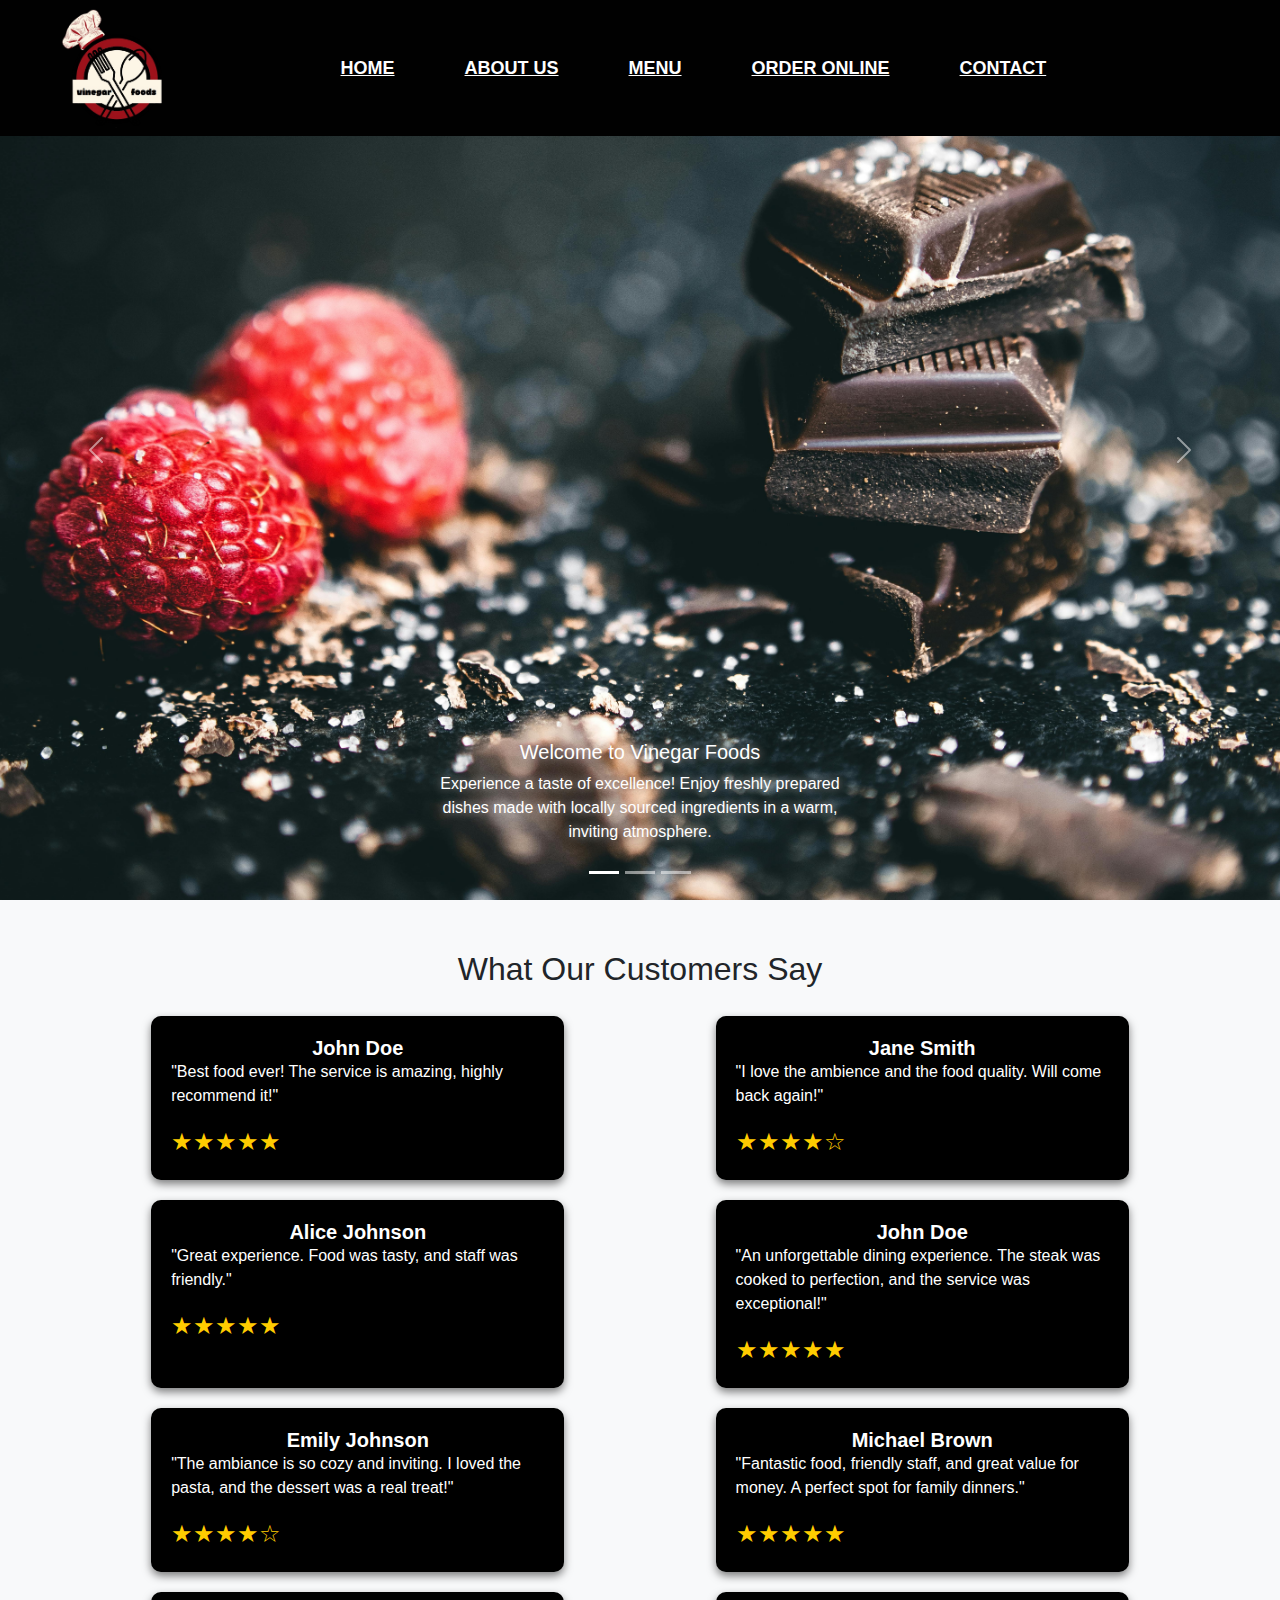
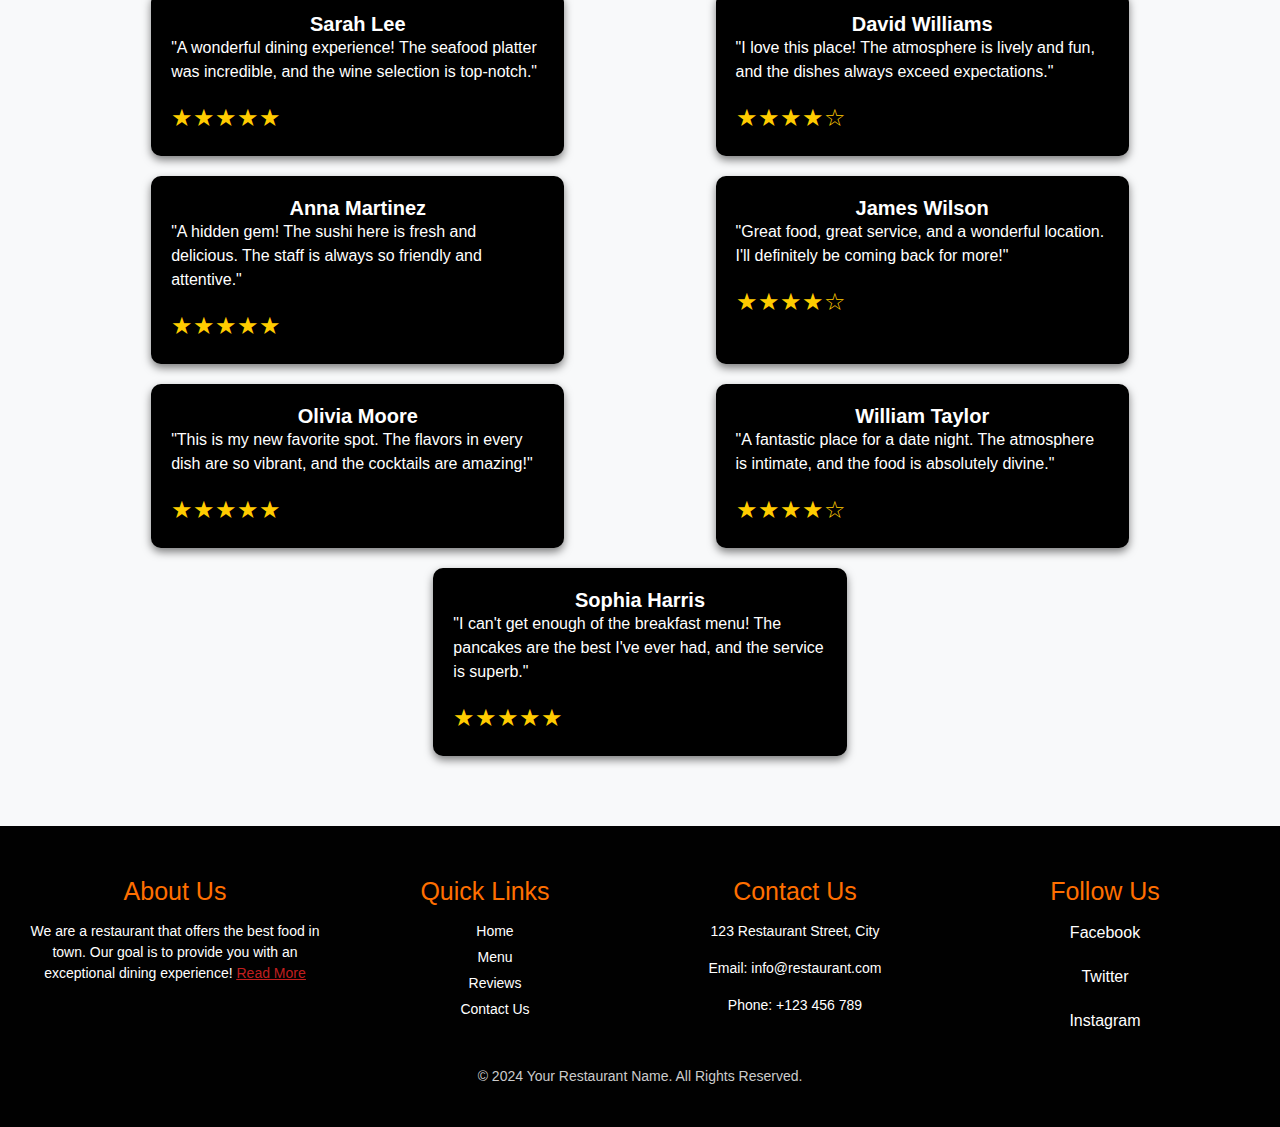
<file: index.html>
<!DOCTYPE html>
<html lang="en">
<head>
  <meta charset="UTF-8">
  <meta name="viewport" content="width=device-width, initial-scale=1.0">
  <link rel="shortcut icon" href="images2/logo.png" type="image/x-icon">
  <title>Vinegar Foods - Restaurant</title>
  <link href="https://cdn.jsdelivr.net/npm/bootstrap@5.3.3/dist/css/bootstrap.min.css" rel="stylesheet" integrity="sha384-QWTKZyjpPEjISv5WaRU9OFeRpok6YctnYmDr5pNlyT2bRjXh0JMhjY6hW+ALEwIH" crossorigin="anonymous">
  <link rel="stylesheet" href="style.css"> <!-- Link to external CSS -->
  <script src="https://cdn.jsdelivr.net/npm/bootstrap@5.3.3/dist/js/bootstrap.bundle.min.js" integrity="sha384-YvpcrYf0tY3lHB60NNkmXc5s9fDVZLESaAA55NDzOxhy9GkcIdslK1eN7N6jIeHz" crossorigin="anonymous"></script>

</head>
<body>

<!-- Navbar -->

<!-- Student1594698	0oX6DF58	SAMI  -->
 
<header id="navbar">
  <nav class="navbar navbar-expand-lg navbar-dark fixed-top ps-5">
    <div class="container-fluid">
      <a class="logo" href="#">
        <img src="images2/logo.png" height="120px" alt="Logo">
      </a>
      <button class="navbar-toggler" type="button" data-bs-toggle="collapse" data-bs-target="#navbarNav" aria-controls="navbarNav" aria-expanded="false" aria-label="Toggle navigation">
        <span class="navbar-toggler-icon"></span>
      </button>
      <div class="collapse navbar-collapse pe-5" id="navbarNav">
        <ul class="navbar-nav mx-auto"> 
          <li><a href="index.html">Home</a></li>
          <li><a href="About.html">About Us</a></li>
          <li><a href="images2/Vinegar Food Restaurant.pdf">Menu</a></li>
          <li><a href="menu.html">Order Online</a></li>
          <li><a href="Contact_us.html">Contact</a></li>
        </ul>
      </div>
    </div>
  </nav>
</header>

<!-- Carousel -->
<div id="carouselExampleCaptions" class="carousel slide" data-bs-ride="carousel">
  <div class="carousel-indicators">
    <button type="button" data-bs-target="#carouselExampleCaptions" data-bs-slide-to="0" class="active" aria-current="true" aria-label="Slide 1"></button>
    <button type="button" data-bs-target="#carouselExampleCaptions" data-bs-slide-to="1" aria-label="Slide 2"></button>
    <button type="button" data-bs-target="#carouselExampleCaptions" data-bs-slide-to="2" aria-label="Slide 3"></button>
  </div>
  <div class="carousel-inner">
    <div class="carousel-item active">
      <img src="images2/caousel 1.jpg" class="d-block w-100" alt="..." style="height: 100vh; object-fit: cover;">
      <div class="carousel-caption d-none d-md-block">
        <h5>Welcome to Vinegar Foods</h5>
        <p>Experience a taste of excellence! Enjoy freshly prepared dishes made with locally sourced ingredients in a warm, inviting atmosphere.

        </p>
      </div>
    </div>
    <div class="carousel-item">
      <img src="images2/carousel 2.jpg" class="d-block w-100" alt="..." style="height: 100vh; object-fit: cover;">
      <div class="carousel-caption d-none d-md-block">
        <h5>Dine With Us</h5>
        <p>Whether you’re looking for a cozy dinner or a festive celebration, we offer the perfect ambiance for every occasion. Reserve your table today!</p>
      </div>
    </div>
    <div class="carousel-item">
      <img src="images2/Carousel 3.jpg" class="d-block w-100" alt="..." style="height: 100vh; object-fit: cover;">
      <div class="carousel-caption d-none d-md-block">
        <h5>Order Online</h5>
        <p>Craving your favorite dishes from Vinegar Foods? Order online for fast and easy delivery or takeout—deliciousness, delivered!</p>
      </div>
    </div>
  </div>
  <button class="carousel-control-prev" type="button" data-bs-target="#carouselExampleCaptions" data-bs-slide="prev">
    <span class="carousel-control-prev-icon" aria-hidden="true"></span>
    <span class="visually-hidden">Previous</span>
  </button>
  <button class="carousel-control-next" type="button" data-bs-target="#carouselExampleCaptions" data-bs-slide="next">
    <span class="carousel-control-next-icon" aria-hidden="true"></span>
    <span class="visually-hidden">Next</span>
  </button>
</div>



<!-- Review Section -->
<section id="reviews">
  <h2 style="text-align: center;">What Our Customers Say</h2>
  <div class="reviews-container">
    <div class="review">
      <h3>John Doe</h3>
      <p>"Best food ever! The service is amazing, highly recommend it!"</p>
      <div class="stars">★★★★★</div>
    </div>
    <div class="review">
      <h3>Jane Smith</h3>
      <p>"I love the ambience and the food quality. Will come back again!"</p>
      <div class="stars">★★★★☆</div>
    </div>
    <div class="review">
      <h3>Alice Johnson</h3>
      <p>"Great experience. Food was tasty, and staff was friendly."</p>
      <div class="stars">★★★★★</div>
    </div>
    <div class="review">
      <h3>John Doe</h3>
      <p>"An unforgettable dining experience. The steak was cooked to perfection, and the service was exceptional!"</p>
      <div class="stars">★★★★★</div>
    </div>
    
    <div class="review">
      <h3>Emily Johnson</h3>
      <p>"The ambiance is so cozy and inviting. I loved the pasta, and the dessert was a real treat!"</p>
      <div class="stars">★★★★☆</div>
    </div>
    
    <div class="review">
      <h3>Michael Brown</h3>
      <p>"Fantastic food, friendly staff, and great value for money. A perfect spot for family dinners."</p>
      <div class="stars">★★★★★</div>
    </div>
    
    <div class="review">
      <h3>Sarah Lee</h3>
      <p>"A wonderful dining experience! The seafood platter was incredible, and the wine selection is top-notch."</p>
      <div class="stars">★★★★★</div>
    </div>
    
    <div class="review">
      <h3>David Williams</h3>
      <p>"I love this place! The atmosphere is lively and fun, and the dishes always exceed expectations."</p>
      <div class="stars">★★★★☆</div>
    </div>
    
    <div class="review">
      <h3>Anna Martinez</h3>
      <p>"A hidden gem! The sushi here is fresh and delicious. The staff is always so friendly and attentive."</p>
      <div class="stars">★★★★★</div>
    </div>
    
    <div class="review">
      <h3>James Wilson</h3>
      <p>"Great food, great service, and a wonderful location. I'll definitely be coming back for more!"</p>
      <div class="stars">★★★★☆</div>
    </div>
    
    <div class="review">
      <h3>Olivia Moore</h3>
      <p>"This is my new favorite spot. The flavors in every dish are so vibrant, and the cocktails are amazing!"</p>
      <div class="stars">★★★★★</div>
    </div>
    
    <div class="review">
      <h3>William Taylor</h3>
      <p>"A fantastic place for a date night. The atmosphere is intimate, and the food is absolutely divine."</p>
      <div class="stars">★★★★☆</div>
    </div>
    
    <div class="review">
      <h3>Sophia Harris</h3>
      <p>"I can't get enough of the breakfast menu! The pancakes are the best I've ever had, and the service is superb."</p>
      <div class="stars">★★★★★</div>
    </div>
    
  </div>
</section>

<!-- Footer -->
<footer>
  <div class="footer-section">
    <h4>About Us</h4>
    <p>We are a restaurant that offers the best food in town. Our goal is to provide you with an exceptional dining experience! <a href="About.html"><u>Read More</u></a></p>
  </div>
  <div class="footer-section">
    <h4>Quick Links</h4>
    <ul>
      <li><a href="index.html">Home</a></li>
      <li><a href="images2/Vinegar Food Restaurant.pdf">Menu</a></li>
      <li><a href="#reviews">Reviews</a></li>
      <li><a href="Contact_us.html">Contact Us</a></li>
    </ul>
  </div>
  <div class="footer-section">
    <h4>Contact Us</h4>
    <p>123 Restaurant Street, City</p>
    <p>Email: info@restaurant.com</p>
    <p>Phone: +123 456 789</p>
  </div>
  <div class="footer-section">
    <h4>Follow Us</h4>
    <div class="social-media">
      <a href="https://www.facebook.com/yourpage">Facebook</a>
      <a href="https://www.twitter.com/yourprofile">Twitter</a>
      <a href="https://www.instagram.com/yourprofile">Instagram</a>
    </div>
  </div>

  <!-- Copyright Line -->
  <div class="footer-copyright">
    <p>&copy; 2024 Your Restaurant Name. All Rights Reserved.</p>
  </div>
</footer>


<script src="script.js"></script> <!-- Link to external JS -->
</body>
</html>
</file>
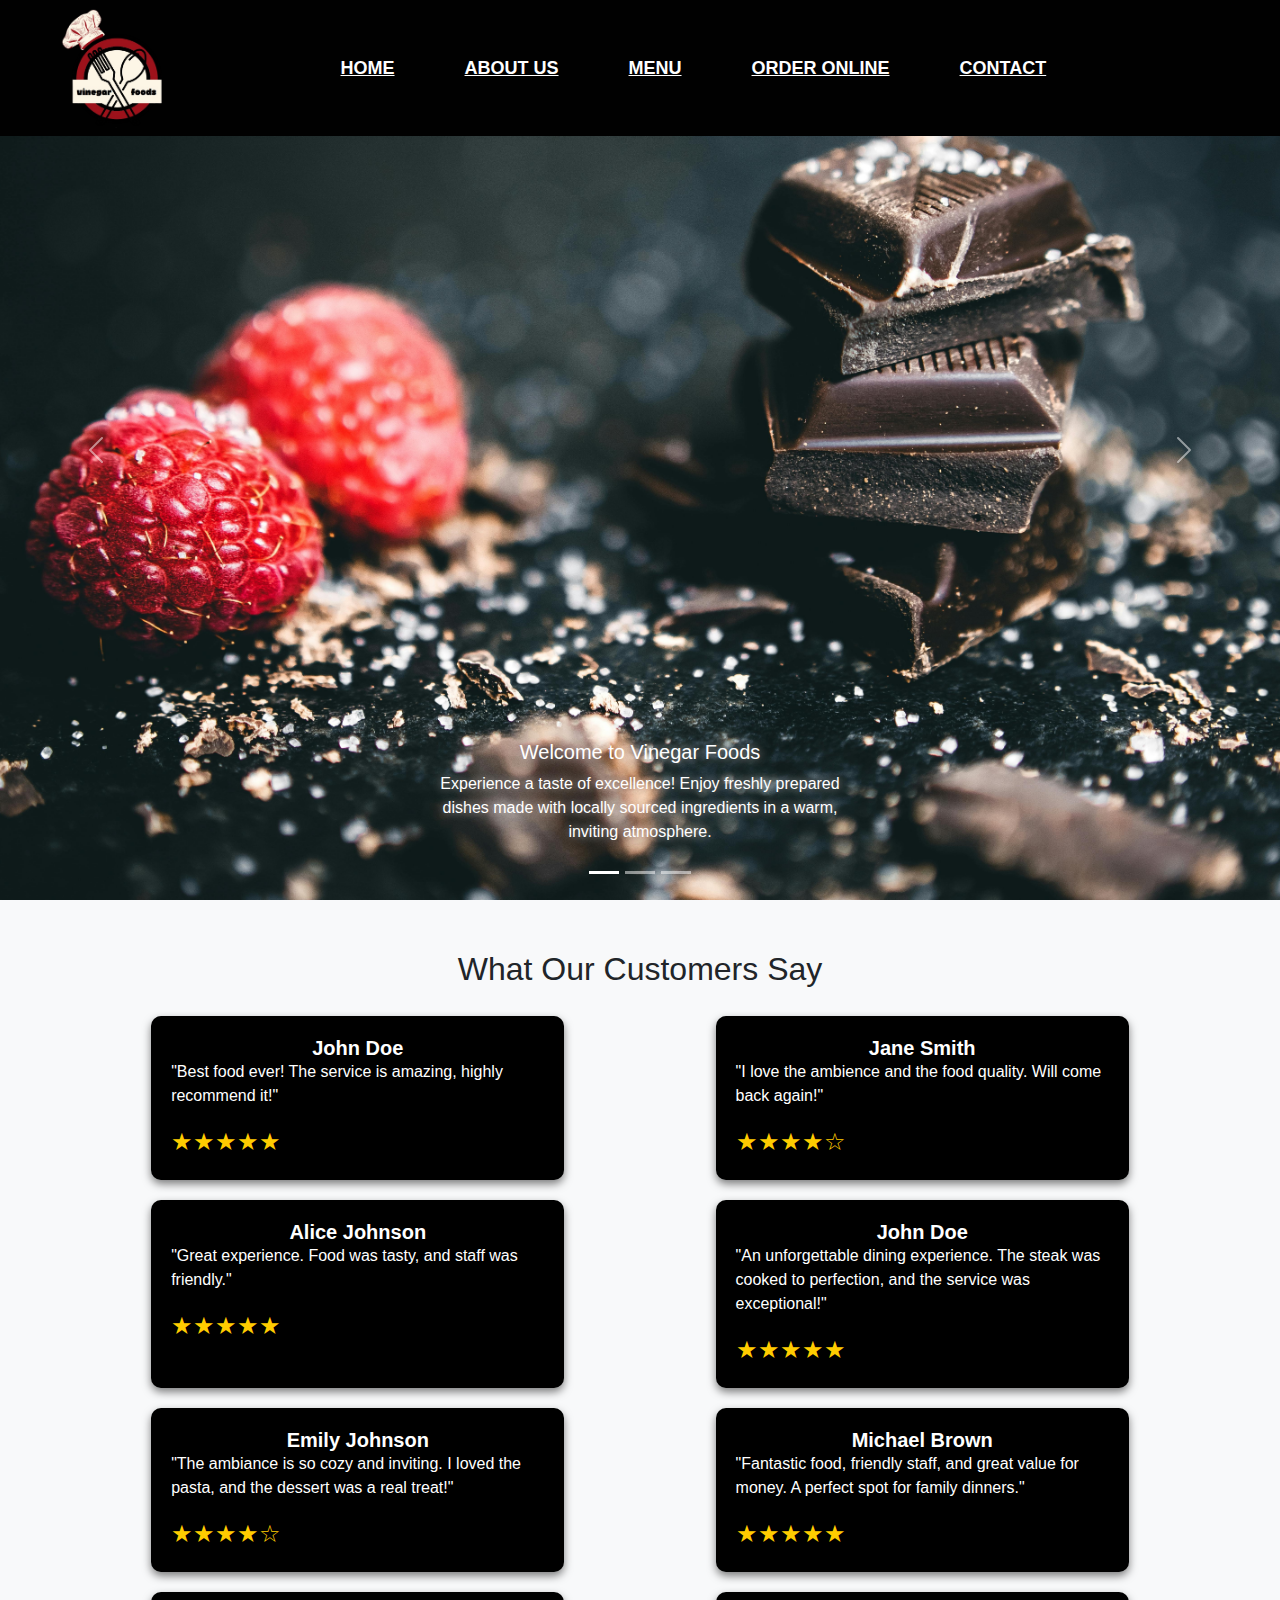
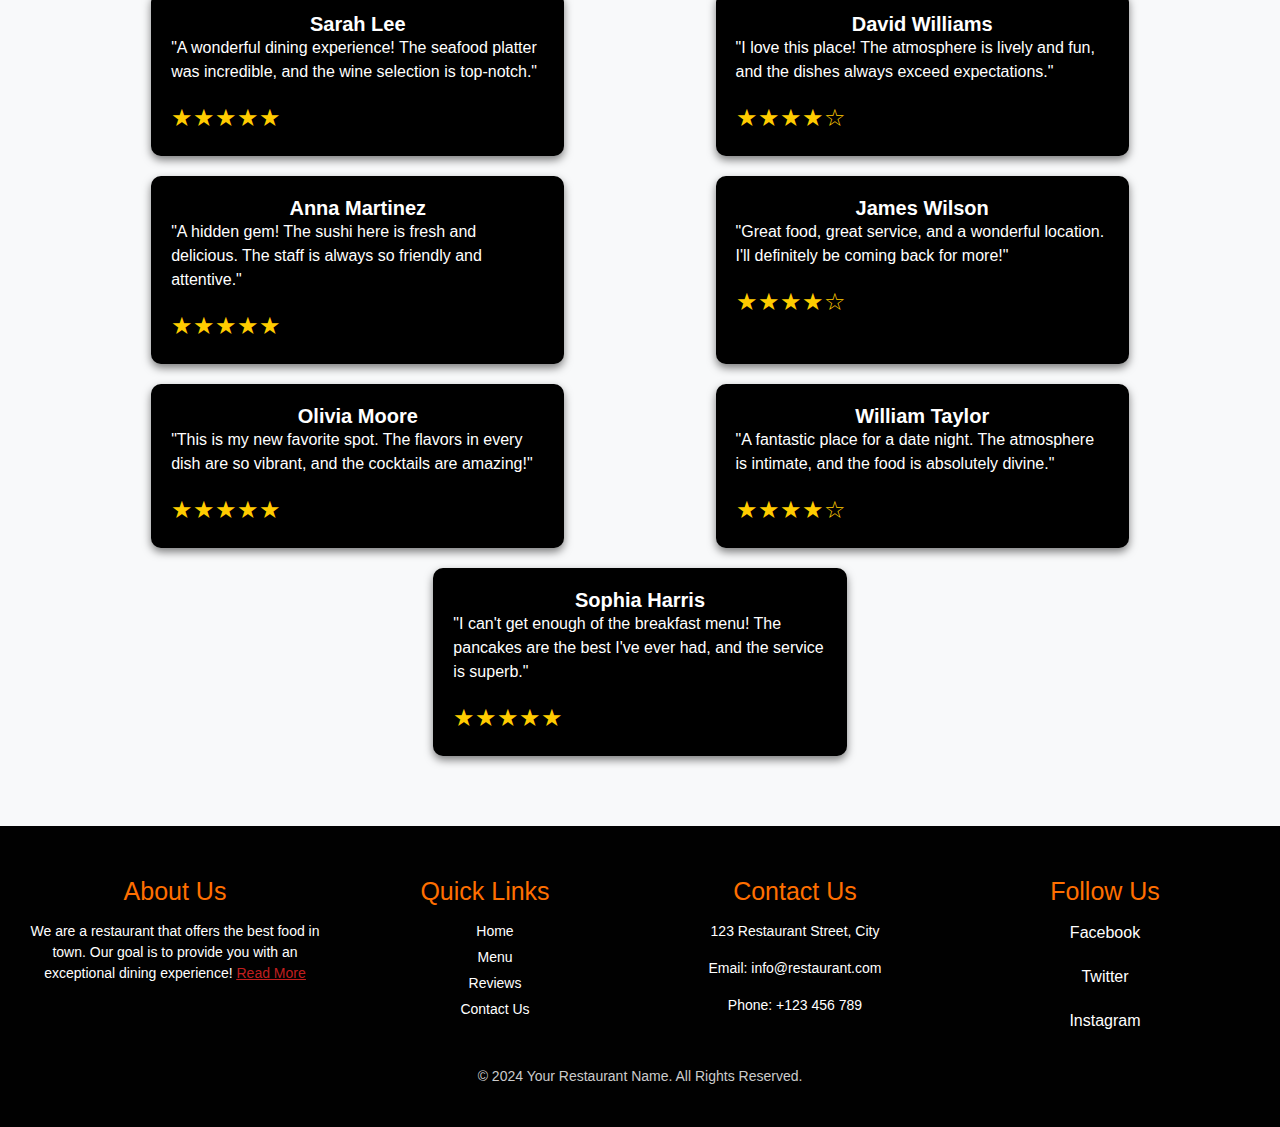
<file: vinegar food home/index.html>
<!DOCTYPE html>
<html lang="en">
<head>
  <meta charset="UTF-8">
  <meta name="viewport" content="width=device-width, initial-scale=1.0">
  <link rel="shortcut icon" href="images2/logo.png" type="image/x-icon">
  <title>Vinegar Foods - Restaurant</title>
  <link href="https://cdn.jsdelivr.net/npm/bootstrap@5.3.3/dist/css/bootstrap.min.css" rel="stylesheet" integrity="sha384-QWTKZyjpPEjISv5WaRU9OFeRpok6YctnYmDr5pNlyT2bRjXh0JMhjY6hW+ALEwIH" crossorigin="anonymous">
  <link rel="stylesheet" href="style.css"> <!-- Link to external CSS -->
  <script src="https://cdn.jsdelivr.net/npm/bootstrap@5.3.3/dist/js/bootstrap.bundle.min.js" integrity="sha384-YvpcrYf0tY3lHB60NNkmXc5s9fDVZLESaAA55NDzOxhy9GkcIdslK1eN7N6jIeHz" crossorigin="anonymous"></script>

</head>
<body>

<!-- Navbar -->
 
<header id="navbar">
  <nav class="navbar navbar-expand-lg navbar-dark fixed-top ps-5">
    <div class="container-fluid">
      <a class="logo" href="#">
        <img src="images2/logo.png" height="120px" alt="Logo">
      </a>
      <button class="navbar-toggler" type="button" data-bs-toggle="collapse" data-bs-target="#navbarNav" aria-controls="navbarNav" aria-expanded="false" aria-label="Toggle navigation">
        <span class="navbar-toggler-icon"></span>
      </button>
      <div class="collapse navbar-collapse pe-5" id="navbarNav">
        <ul class="navbar-nav mx-auto"> 
          <li><a href="index.html">Home</a></li>
          <li><a href="About.html">About Us</a></li>
          <li><a href="images2/Vinegar Food Restaurant.pdf">Menu</a></li>
          <li><a href="menu.html">Order Online</a></li>
          <li><a href="Contact_us.html">Contact</a></li>
        </ul>
      </div>
    </div>
  </nav>
</header>

<!-- Carousel -->
<div id="carouselExampleCaptions" class="carousel slide" data-bs-ride="carousel">
  <div class="carousel-indicators">
    <button type="button" data-bs-target="#carouselExampleCaptions" data-bs-slide-to="0" class="active" aria-current="true" aria-label="Slide 1"></button>
    <button type="button" data-bs-target="#carouselExampleCaptions" data-bs-slide-to="1" aria-label="Slide 2"></button>
    <button type="button" data-bs-target="#carouselExampleCaptions" data-bs-slide-to="2" aria-label="Slide 3"></button>
  </div>
  <div class="carousel-inner">
    <div class="carousel-item active">
      <img src="images2/caousel 1.jpg" class="d-block w-100" alt="..." style="height: 100vh; object-fit: cover;">
      <div class="carousel-caption d-none d-md-block">
        <h5>Welcome to Vinegar Foods</h5>
        <p>Experience a taste of excellence! Enjoy freshly prepared dishes made with locally sourced ingredients in a warm, inviting atmosphere.

        </p>
      </div>
    </div>
    <div class="carousel-item">
      <img src="images2/carousel 2.jpg" class="d-block w-100" alt="..." style="height: 100vh; object-fit: cover;">
      <div class="carousel-caption d-none d-md-block">
        <h5>Dine With Us</h5>
        <p>Whether you’re looking for a cozy dinner or a festive celebration, we offer the perfect ambiance for every occasion. Reserve your table today!</p>
      </div>
    </div>
    <div class="carousel-item">
      <img src="images2/Carousel 3.jpg" class="d-block w-100" alt="..." style="height: 100vh; object-fit: cover;">
      <div class="carousel-caption d-none d-md-block">
        <h5>Order Online</h5>
        <p>Craving your favorite dishes from Vinegar Foods? Order online for fast and easy delivery or takeout—deliciousness, delivered!</p>
      </div>
    </div>
  </div>
  <button class="carousel-control-prev" type="button" data-bs-target="#carouselExampleCaptions" data-bs-slide="prev">
    <span class="carousel-control-prev-icon" aria-hidden="true"></span>
    <span class="visually-hidden">Previous</span>
  </button>
  <button class="carousel-control-next" type="button" data-bs-target="#carouselExampleCaptions" data-bs-slide="next">
    <span class="carousel-control-next-icon" aria-hidden="true"></span>
    <span class="visually-hidden">Next</span>
  </button>
</div>



<!-- Review Section -->
<section id="reviews">
  <h2 style="text-align: center;">What Our Customers Say</h2>
  <div class="reviews-container">
    <div class="review">
      <h3>John Doe</h3>
      <p>"Best food ever! The service is amazing, highly recommend it!"</p>
      <div class="stars">★★★★★</div>
    </div>
    <div class="review">
      <h3>Jane Smith</h3>
      <p>"I love the ambience and the food quality. Will come back again!"</p>
      <div class="stars">★★★★☆</div>
    </div>
    <div class="review">
      <h3>Alice Johnson</h3>
      <p>"Great experience. Food was tasty, and staff was friendly."</p>
      <div class="stars">★★★★★</div>
    </div>
    <div class="review">
      <h3>John Doe</h3>
      <p>"An unforgettable dining experience. The steak was cooked to perfection, and the service was exceptional!"</p>
      <div class="stars">★★★★★</div>
    </div>
    
    <div class="review">
      <h3>Emily Johnson</h3>
      <p>"The ambiance is so cozy and inviting. I loved the pasta, and the dessert was a real treat!"</p>
      <div class="stars">★★★★☆</div>
    </div>
    
    <div class="review">
      <h3>Michael Brown</h3>
      <p>"Fantastic food, friendly staff, and great value for money. A perfect spot for family dinners."</p>
      <div class="stars">★★★★★</div>
    </div>
    
    <div class="review">
      <h3>Sarah Lee</h3>
      <p>"A wonderful dining experience! The seafood platter was incredible, and the wine selection is top-notch."</p>
      <div class="stars">★★★★★</div>
    </div>
    
    <div class="review">
      <h3>David Williams</h3>
      <p>"I love this place! The atmosphere is lively and fun, and the dishes always exceed expectations."</p>
      <div class="stars">★★★★☆</div>
    </div>
    
    <div class="review">
      <h3>Anna Martinez</h3>
      <p>"A hidden gem! The sushi here is fresh and delicious. The staff is always so friendly and attentive."</p>
      <div class="stars">★★★★★</div>
    </div>
    
    <div class="review">
      <h3>James Wilson</h3>
      <p>"Great food, great service, and a wonderful location. I'll definitely be coming back for more!"</p>
      <div class="stars">★★★★☆</div>
    </div>
    
    <div class="review">
      <h3>Olivia Moore</h3>
      <p>"This is my new favorite spot. The flavors in every dish are so vibrant, and the cocktails are amazing!"</p>
      <div class="stars">★★★★★</div>
    </div>
    
    <div class="review">
      <h3>William Taylor</h3>
      <p>"A fantastic place for a date night. The atmosphere is intimate, and the food is absolutely divine."</p>
      <div class="stars">★★★★☆</div>
    </div>
    
    <div class="review">
      <h3>Sophia Harris</h3>
      <p>"I can't get enough of the breakfast menu! The pancakes are the best I've ever had, and the service is superb."</p>
      <div class="stars">★★★★★</div>
    </div>
    
  </div>
</section>

<!-- Footer -->
<footer>
  <div class="footer-section">
    <h4>About Us</h4>
    <p>We are a restaurant that offers the best food in town. Our goal is to provide you with an exceptional dining experience! <a href="About.html"><u>Read More</u></a></p>
  </div>
  <div class="footer-section">
    <h4>Quick Links</h4>
    <ul>
      <li><a href="index.html">Home</a></li>
      <li><a href="images2/Vinegar Food Restaurant.pdf">Menu</a></li>
      <li><a href="#reviews">Reviews</a></li>
      <li><a href="Contact_us.html">Contact Us</a></li>
    </ul>
  </div>
  <div class="footer-section">
    <h4>Contact Us</h4>
    <p>123 Restaurant Street, City</p>
    <p>Email: info@restaurant.com</p>
    <p>Phone: +123 456 789</p>
  </div>
  <div class="footer-section">
    <h4>Follow Us</h4>
    <div class="social-media">
      <a href="https://www.facebook.com/yourpage">Facebook</a>
      <a href="https://www.twitter.com/yourprofile">Twitter</a>
      <a href="https://www.instagram.com/yourprofile">Instagram</a>
    </div>
  </div>

  <!-- Copyright Line -->
  <div class="footer-copyright">
    <p>&copy; 2024 Your Restaurant Name. All Rights Reserved.</p>
  </div>
</footer>


<script src="script.js"></script> <!-- Link to external JS -->
</body>
</html>
</file>
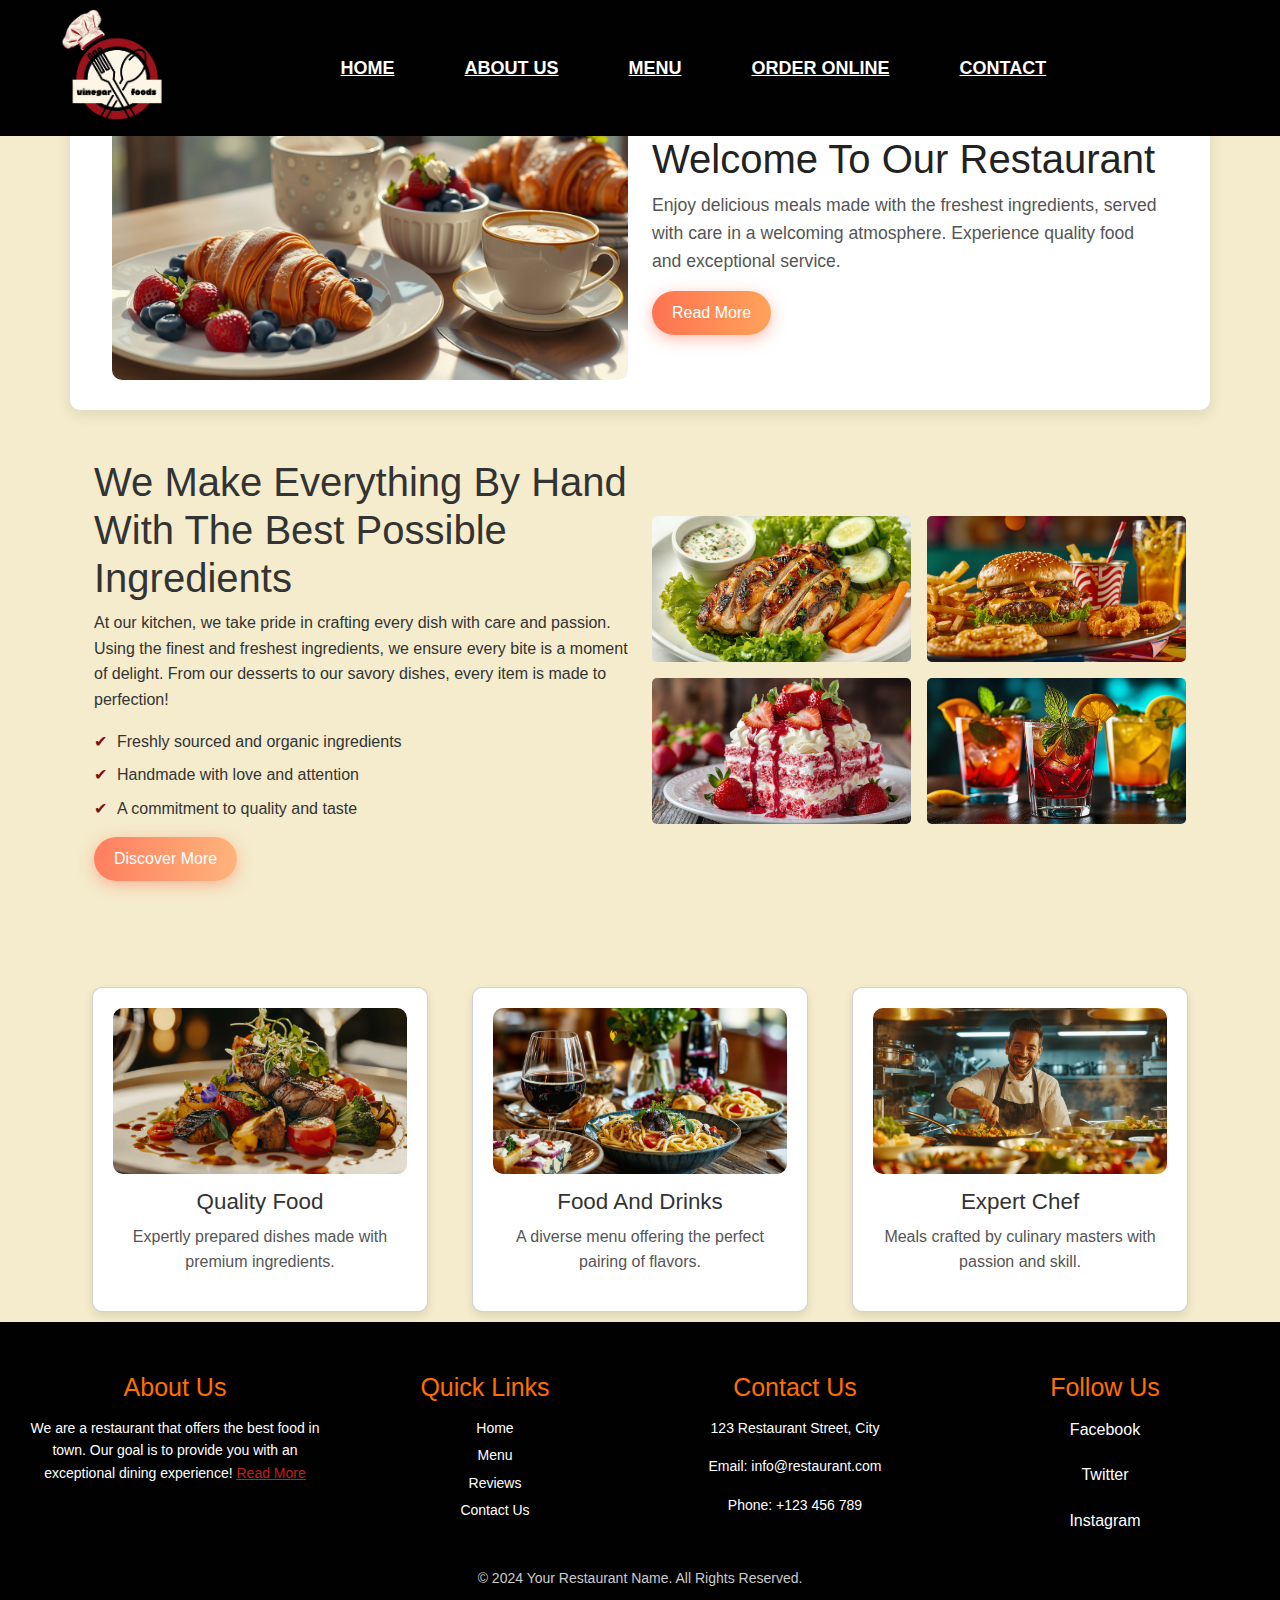
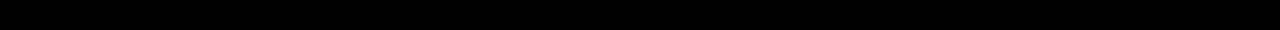
<file: About.html>
<!DOCTYPE html>
<html lang="en">
<head>
    <meta charset="UTF-8">
    <meta name="viewport" content="width=device-width, initial-scale=1.0">
    <link rel="shortcut icon" href="images2/logo.png" type="image/x-icon">
    <title>About_us</title>

    <!-- Bootstrap CSS -->
    <link href="https://cdn.jsdelivr.net/npm/bootstrap@5.3.0-alpha1/dist/css/bootstrap.min.css" rel="stylesheet">
     <link rel="stylesheet" href="aboutstyle.css">
     <link rel="stylesheet" href="style.css">
    
</head>
<body>
  <header id="navbar">
    <nav class="navbar navbar-expand-lg navbar-dark fixed-top ps-5">
      <div class="container-fluid">
        <a class="logo" href="#">
          <img src="images2/logo.png" height="120px" alt="Logo">
        </a>
        <button class="navbar-toggler" type="button" data-bs-toggle="collapse" data-bs-target="#navbarNav" aria-controls="navbarNav" aria-expanded="false" aria-label="Toggle navigation">
          <span class="navbar-toggler-icon"></span>
        </button>
        <div class="collapse navbar-collapse pe-5" id="navbarNav">
          <ul class="navbar-nav mx-auto"> 
            <li><a href="index.html">Home</a></li>
            <li><a href="About.html">About Us</a></li>
            <li><a href="images2/Vinegar Food Restaurant.pdf">Menu</a></li>
            <li><a href="menu.html">Order Online</a></li>
            <li><a href="Contact_us.html">Contact</a></li>
          </ul>
        </div>
      </div>
    </nav>
  </header>

    <div class="container">

        <!-- Welcome Section -->
        <div class="row welcome-section d-flex align-items-center">
            <div class="col-md-6">
                <img src="images/image (1).png" alt="Breakfast Image">
            </div>
            <div class="col-md-6">
                <div class="welcome-text">
                    <h1>Welcome To Our Restaurant</h1>
                    <p>Enjoy delicious meals made with the freshest ingredients, served with care in a welcoming atmosphere. Experience quality food and exceptional service.</p>
                    <a href="#more" class="btn btn-custom">Read More</a>
                </div>
            </div>
        </div>

        <!-- Text and Images Section -->
        <div class="container py-5">
            <div class="row align-items-center">
                <!-- Text Section -->
                <div class="col-lg-6 mb-4 mb-lg-0">
                    <h1 class="heading">We Make Everything By Hand With The Best Possible Ingredients</h1>
                    <p>At our kitchen, we take pride in crafting every dish with care and passion. Using the finest and freshest ingredients, we ensure every bite is a moment of delight. From our desserts to our savory dishes, every item is made to perfection!</p>
                    <ul class="list-unstyled">
                        <li class="mb-2 check-icon">Freshly sourced and organic ingredients</li>
                        <li class="mb-2 check-icon">Handmade with love and attention</li>
                        <li class="mb-2 check-icon">A commitment to quality and taste</li>
                    </ul>
                    <a href="#more" class="btn btn-neon">Discover More</a>
                </div>
                <!-- Images Section -->
                <div class="col-lg-6">
                    <div class="row g-3 images">
                        <div class="col-6">
                            <img src="images/tika (2).png" alt="Grilled Tikka Plate">
                        </div>
                        <div class="col-6">
                            <img src="images/daniyal (2).png" alt="Freshly baked bread">
                        </div>
                        <div class="col-6">
                            <img src="images/daniyal (3).png" alt="A vibrant fruit salad">
                        </div>
                        <div class="col-6">
                            <img src="images/image (7).png" alt="A chef preparing food">
                        </div>
                    </div>
                </div>
            </div>
        </div>

        <!-- Cards Section -->
        <div id="more" class="row mt-5">
            <div class="col-md-4">
                <div class="card">
                    <img src="images/image (2).png" alt="Quality Food">
                    <h3>Quality Food</h3>
                    <p>Expertly prepared dishes made with premium ingredients.</p>
                </div>
            </div>
            <div class="col-md-4">
                <div class="card">
                    <img src="images/image (4).png" alt="Food and Drinks">
                    <h3>Food And Drinks</h3>
                    <p>A diverse menu offering the perfect pairing of flavors.</p>
                </div>
            </div>
            <div class="col-md-4">
                <div class="card">
                    <img src="images/image (5).png" alt="Expert Chef">
                    <h3>Expert Chef</h3>
                    <p>Meals crafted by culinary masters with passion and skill.</p>
                </div>
            </div>
        </div>

    </div>

    <footer>
      <div class="footer-section">
        <h4>About Us</h4>
        <p>We are a restaurant that offers the best food in town. Our goal is to provide you with an exceptional dining experience! <a href="About.html"><u>Read More</u></a></p>
      </div>
      <div class="footer-section">
        <h4>Quick Links</h4>
        <ul>
          <li><a href="index.html">Home</a></li>
          <li><a href="images2/Vinegar Food Restaurant.pdf">Menu</a></li>
          <li><a href="#reviews">Reviews</a></li>
          <li><a href="Contact_us.html">Contact Us</a></li>
        </ul>
      </div>
      <div class="footer-section">
        <h4>Contact Us</h4>
        <p>123 Restaurant Street, City</p>
        <p>Email: info@restaurant.com</p>
        <p>Phone: +123 456 789</p>
      </div>
      <div class="footer-section">
        <h4>Follow Us</h4>
        <div class="social-media">
          <a href="https://www.facebook.com/yourpage">Facebook</a>
          <a href="https://www.twitter.com/yourprofile">Twitter</a>
          <a href="https://www.instagram.com/yourprofile">Instagram</a>
        </div>
      </div>
    
      <!-- Copyright Line -->
      <div class="footer-copyright">
        <p>&copy; 2024 Your Restaurant Name. All Rights Reserved.</p>
      </div>
    </footer>
    
    <!-- Bootstrap JS -->
    <script src="https://cdn.jsdelivr.net/npm/bootstrap@5.3.0-alpha1/dist/js/bootstrap.bundle.min.js"></script>

</body>
</html>
</file>
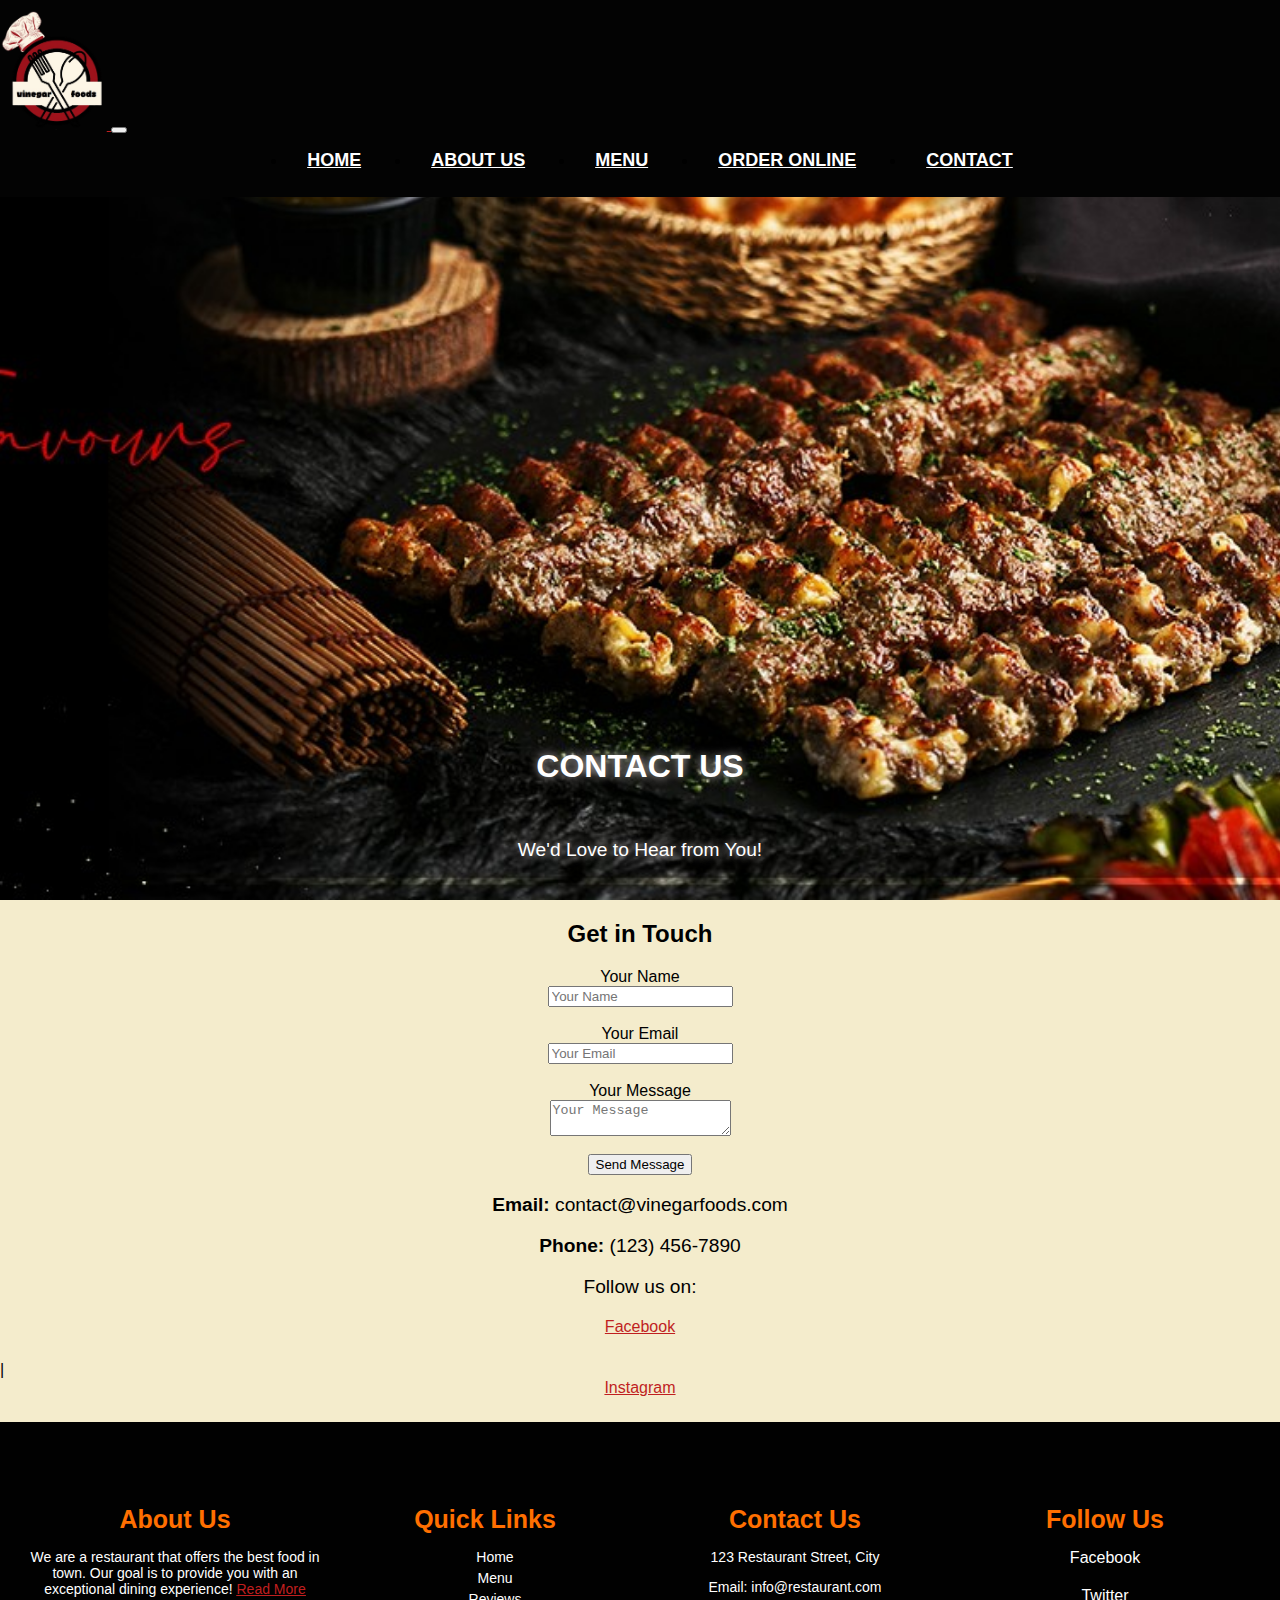
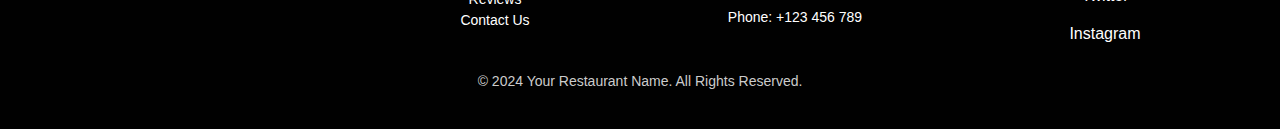
<file: Contact_us.html>
<!DOCTYPE html>
<html lang="en">
<head>
  <meta charset="UTF-8">
  <meta name="viewport" content="width=device-width, initial-scale=1.0">
  <link rel="shortcut icon" href="images2/logo.png" type="image/x-icon">
  <title>Contact Us - Vinegar Foods</title>
  <link rel="stylesheet" href="style.css"> 
  
</head>
<style>
h5{
  text-align: center;
  text-overflow: clip;
  font-size: xx-large;
 }
 p{
  text-align: center;
  text-overflow: clip;
  font-size:larger;
 }
 @media (max-width: 768px) {
    .carousel-item img {
        height: 900px;
    }
}
form{
    display: flex;
    justify-content: center;
    align-items: center;
    flex-wrap: nowrap;
    align-content: space-between;
    flex-direction: column;
}
#follow{
    display: flex;
    flex-direction: row;
    justify-content: center;
    align-items: center;
    padding-bottom: 25px;
}
</style>
<body>

<!-- Navbar -->
<header id="navbar">
  <nav class="navbar navbar-expand-lg navbar-dark fixed-top ps-5">
    <div class="container-fluid">
      <a class="logo" href="#">
        <img src="images2/logo.png" height="120px" alt="Logo">
      </a>
      <button class="navbar-toggler" type="button" data-bs-toggle="collapse" data-bs-target="#navbarNav" aria-controls="navbarNav" aria-expanded="false" aria-label="Toggle navigation">
        <span class="navbar-toggler-icon"></span>
      </button>
      <div class="collapse navbar-collapse pe-5" id="navbarNav">
        <ul class="navbar-nav mx-auto"> 
          <li><a href="index.html">Home</a></li>
          <li><a href="About.html">About Us</a></li>
          <li><a href="images2/Vinegar Food Restaurant.pdf">Menu</a></li>
          <li><a href="menu.html">Order Online</a></li>
          <li><a href="Contact_us.html">Contact</a></li>
        </ul>
      </div>
    </div>
  </nav>
</header>

<div class="carousel-inner">
  <div class="carousel-item active">
    <img src="images2/1698133860-11.jpeg" class="d-block w-100" alt="...">
    <div class="carousel-caption d-none d-md-block">
      <h5>CONTACT US</h5>
      <p>We'd Love to Hear from You!</p>
    </div>
  </div>


<!-- Contact Us Section -->
<section id="contact-us">
  <h2>Get in Touch</h2>
  <form action="submit_form.php" method="post">
    <label for="name">Your Name</label>
    <input type="text" name="name" id="name" placeholder="Your Name" required><br>

    <label for="email">Your Email</label>
    <input type="email" name="email" id="email" placeholder="Your Email" required><br>

    <label for="message">Your Message</label>
    <textarea name="message" id="message" placeholder="Your Message" required></textarea><br>

    <button type="submit">Send Message</button>
  </form>
  
  <div class="contact-details">
    <p><strong>Email:</strong> contact@vinegarfoods.com</p>
    <p><strong>Phone:</strong> (123) 456-7890</p>
  </div>
  
  <div class="social-links">
    <p>Follow us on:</p>
    <a id="follow" href="https://www.facebook.com/yourpage">Facebook</a> | 
    <a id="follow" href="https://www.instagram.com/yourprofile">Instagram</a>
  </div>
</section>

<!-- Footer -->
<footer>
  <div class="footer-section">
    <h4>About Us</h4>
    <p>We are a restaurant that offers the best food in town. Our goal is to provide you with an exceptional dining experience! <a href="About.html"><u>Read More</u></a></p>
  </div>
  <div class="footer-section">
    <h4>Quick Links</h4>
    <ul>
      <li><a href="index.html">Home</a></li>
      <li><a href="images2/Vinegar Food Restaurant.pdf">Menu</a></li>
      <li><a href="#reviews">Reviews</a></li>
      <li><a href="Contact_us.html">Contact Us</a></li>
    </ul>
  </div>
  <div class="footer-section">
    <h4>Contact Us</h4>
    <p>123 Restaurant Street, City</p>
    <p>Email: info@restaurant.com</p>
    <p>Phone: +123 456 789</p>
  </div>
  <div class="footer-section">
    <h4>Follow Us</h4>
    <div class="social-media">
      <a href="https://www.facebook.com/yourpage">Facebook</a>
      <a href="https://www.twitter.com/yourprofile">Twitter</a>
      <a href="https://www.instagram.com/yourprofile">Instagram</a>
    </div>
  </div>

  <!-- Copyright Line -->
  <div class="footer-copyright">
    <p>&copy; 2024 Your Restaurant Name. All Rights Reserved.</p>
  </div>
</footer>

<script src="script.js"></script>
</body>
</html>
</file>
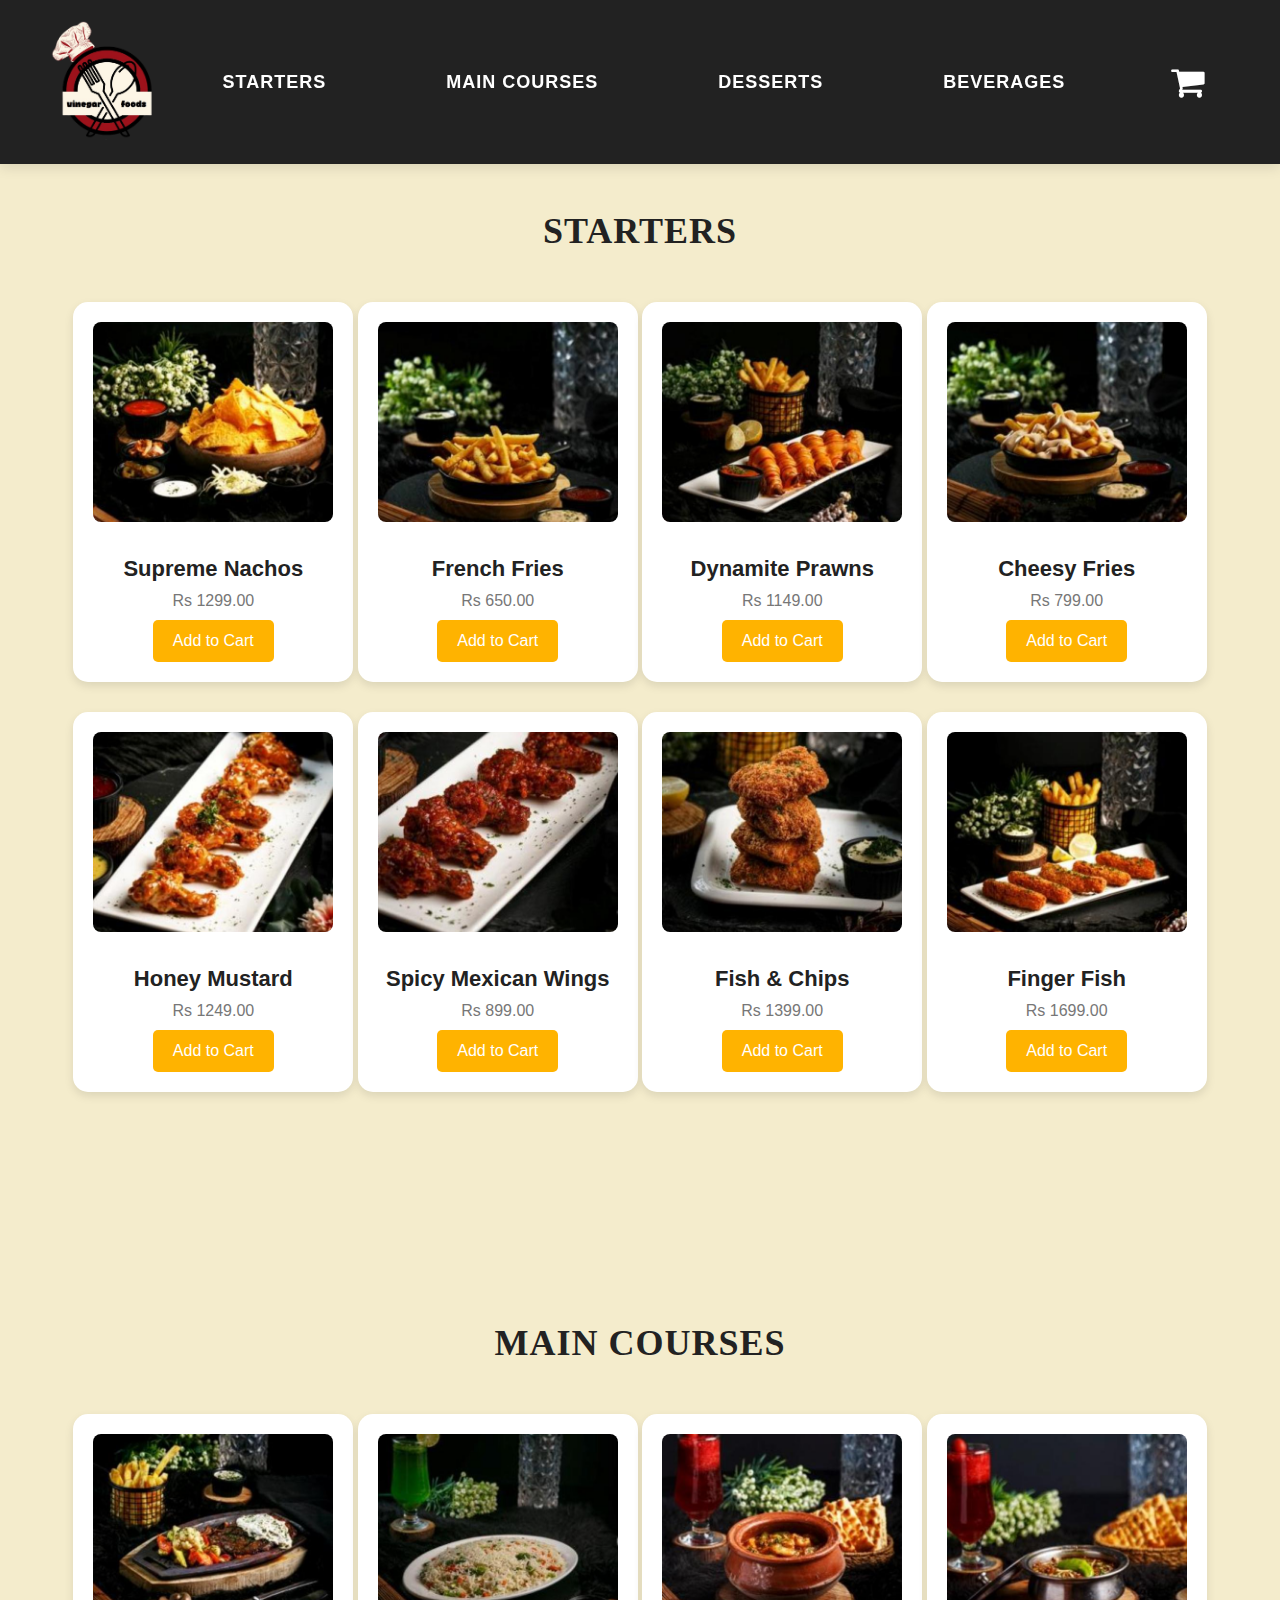
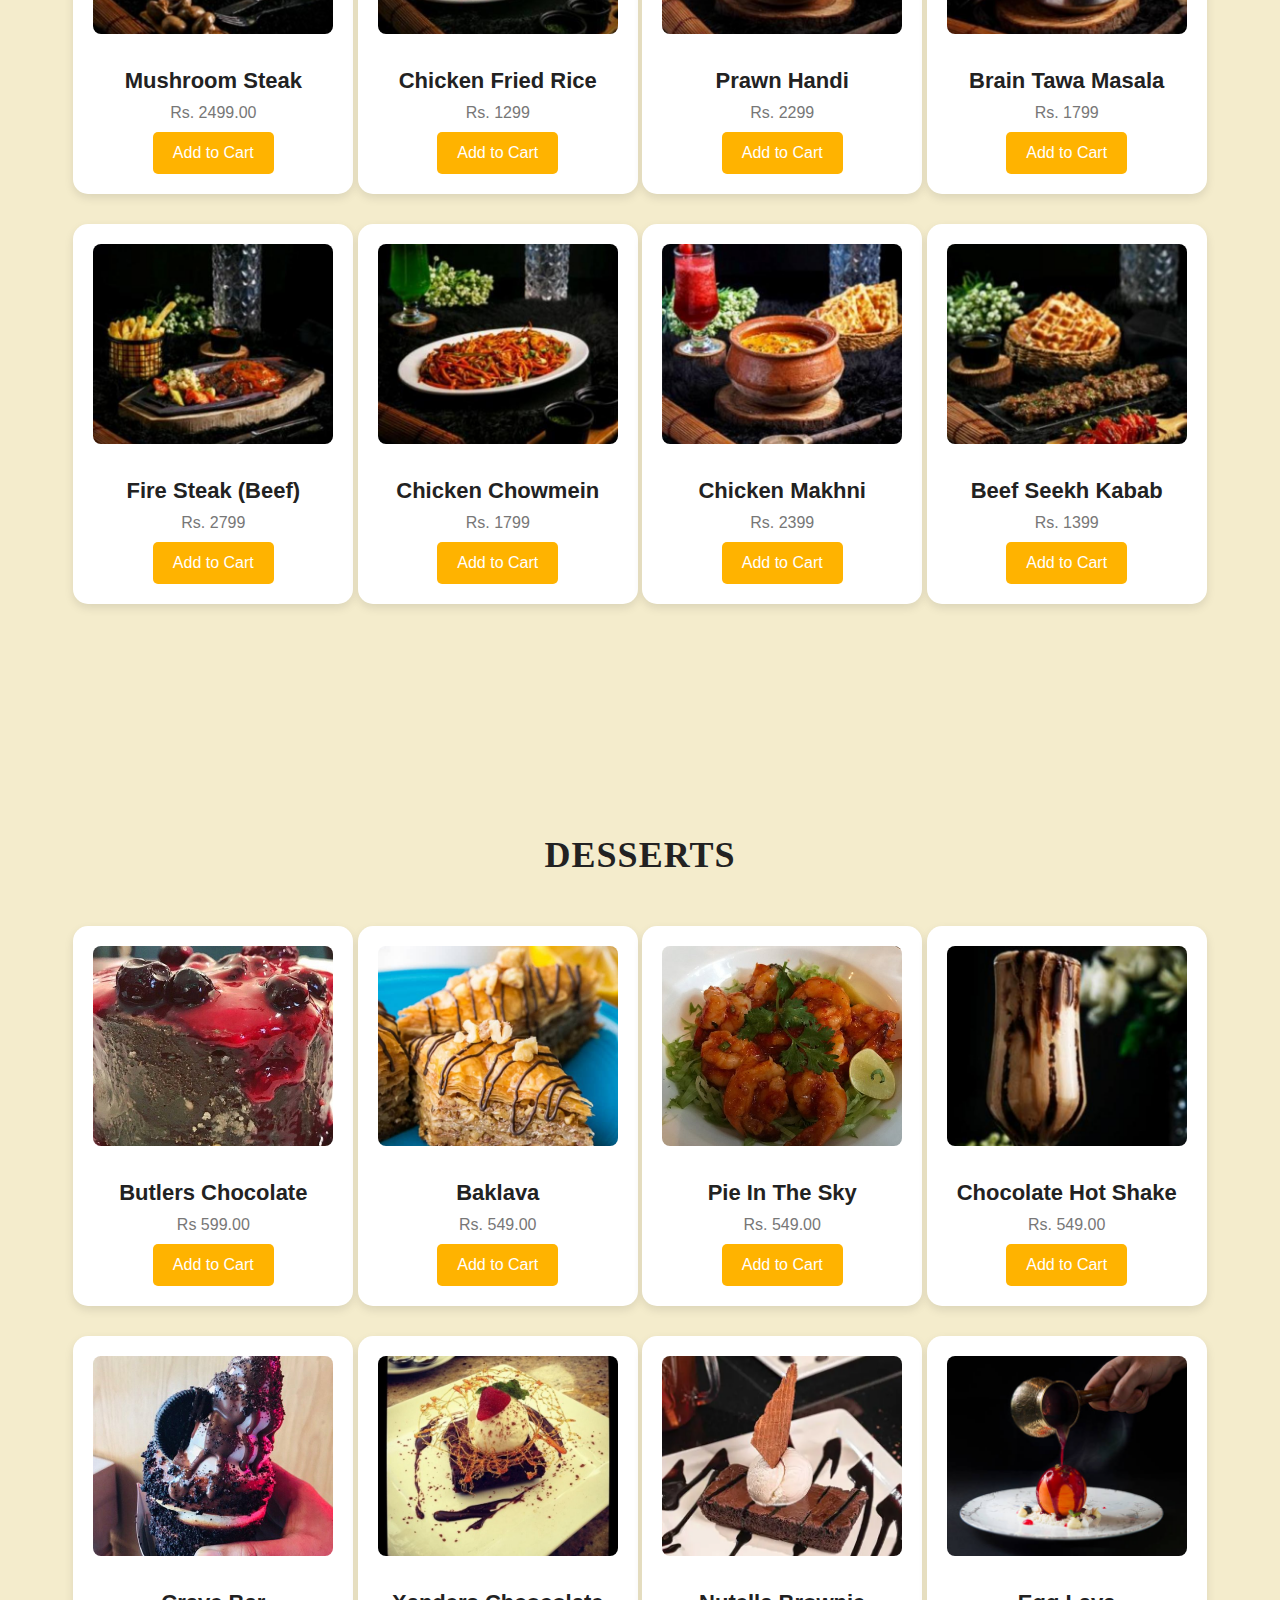
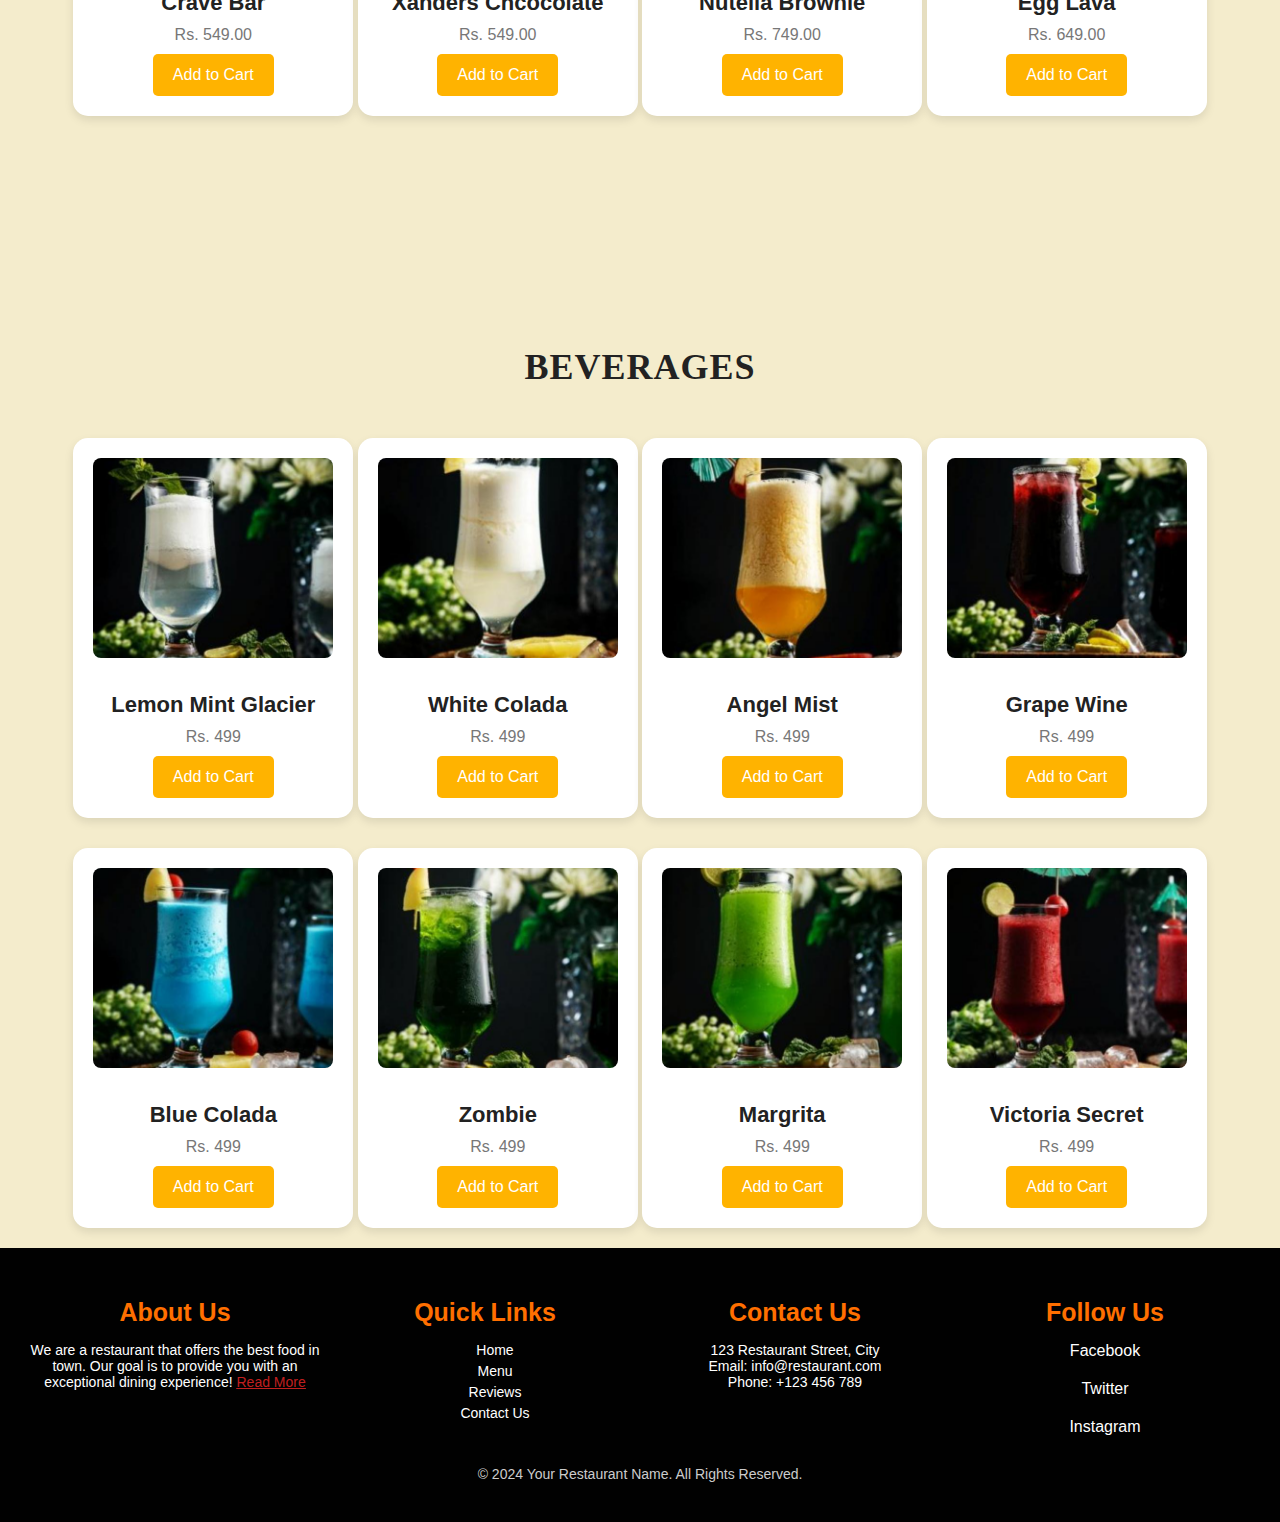
<file: menu.html>
<!DOCTYPE html>
<html lang="en">
<head>
    <meta charset="UTF-8">
    <meta name="viewport" content="width=device-width, initial-scale=1.0">
    <link rel="stylesheet" href="https://cdnjs.cloudflare.com/ajax/libs/font-awesome/4.7.0/css/font-awesome.min.css">
    <link rel="shortcut icon" href="images2/logo.png" type="image/x-icon">
    <title>Order Online</title>
    <link rel="stylesheet" href="menustyle.css">
    <link rel="stylesheet" href="style.css">
</head>
<body>

    <!-- Header with Logo and Cart -->
    <header>
        <div class="logo">
           <a href="index.html"><img src="images2/logo.png" height="120px" alt="Restaurant Logo"></a>  <!-- Replace with actual logo -->
        </div>
        <nav>
            <ul>
                <li><a href="#starters">Starters</a></li>
                <li><a href="#main-courses">Main Courses</a></li>
                <li><a href="#desserts">Desserts</a></li>
                <li><a href="#beverages">Beverages</a></li>
            </ul>
        </nav>
        <div class="cart">
            <a href="#" id="cart-link"><i class="fa fa-shopping-cart" style="font-size:36px"></i></a>
        </div>
    
        <!-- Hamburger Menu -->
        <div class="hamburger-menu">
            <div class="line"></div>
            <div class="line"></div>
            <div class="line"></div>
        </div>
    </header>
    

    <!-- Menu Sections -->
    <section id="starters" class="menu-section">
        <h2>Starters</h2>
        <div class="menu-items">
            <div class="menu-item">
                <img src="images2/Supreme_Nachos.jpeg" alt="Starter 1">
                <h3>Supreme Nachos</h3>
                <p>Rs 1299.00</p>
                <button class="add-to-cart" data-category="starters" data-id="1" data-name="Supreme Nachos" data-price="1299.00">Add to Cart</button>
            </div>
            <div class="menu-item">
                <img src="images2/honeyMustard.jpeg" alt="Starter 2">
                <h3>Honey Mustard</h3>
                <p>Rs 1249.00</p>
                <button class="add-to-cart" data-category="starters" data-id="2" data-name="Honey Mustard" data-price="1249.00">Add to Cart</button>
            </div>
        </div>
        <div class="menu-items">
            <div class="menu-item">
                <img src="images2/French_Fries.jpeg" alt="Starter 3">
                <h3>French Fries</h3>
                <p>Rs 650.00</p>
                <button class="add-to-cart" data-category="starters" data-id="3" data-name="French Fries" data-price="650.00">Add to Cart</button>
            </div>
            <div class="menu-item">
                <img src="images2/Spicy Mexican Wings.jpeg" alt="Starter 2">
                <h3>Spicy Mexican Wings</h3>
                <p>Rs 899.00</p>
                <button class="add-to-cart" data-category="starters" data-id="4" data-name="Spicy Mexican Wings" data-price="899.00">Add to Cart</button>
            </div>
        </div>
        <div class="menu-items">
            <div class="menu-item">
                <img src="images2/Dynamite_prawns.jpeg" alt="Starter 1">
                <h3>Dynamite Prawns</h3>
                <p>Rs 1149.00</p>
                <button class="add-to-cart" data-category="starters" data-id="5" data-name="Dynamite Prawns" data-price="1149.00">Add to Cart</button>
            </div>
            <div class="menu-item">
                <img src="images2/Fish&Chips.jpeg" alt="Starter 2">
                <h3>Fish & Chips</h3>
                <p>Rs 1399.00</p>
                <button class="add-to-cart" data-category="starters" data-id="6" data-name="Fish & Chips" data-price="1399.00">Add to Cart</button>
            </div>
        </div>
        <div class="menu-items">
            <div class="menu-item">
                <img src="images2/Cheesy_Fries.jpeg" alt="Starter 1">
                <h3>Cheesy Fries</h3>
                <p>Rs 799.00</p>
                <button class="add-to-cart" data-category="starters" data-id="7" data-name="Cheesy Fries" data-price="799.00">Add to Cart</button>
            </div>
            <div class="menu-item">
                <img src="images2/Finger_Fish.jpeg" alt="Starter 2">
                <h3>Finger Fish</h3>
                <p>Rs 1699.00</p>
                <button class="add-to-cart" data-category="starters" data-id="8" data-name="Finger Fish" data-price="1699.00">Add to Cart</button>
            </div>
        </div>
    </section>

    <section id="main-courses" class="menu-section">
        <h2>Main Courses</h2>
        <div class="menu-items">
            <div class="menu-item">
                <img src="images2/Mushroom_Steak_(Beef).jpeg" alt="Main Course 1">
                <h3>Mushroom Steak</h3>
                <p>Rs. 2499.00</p>
                <button class="add-to-cart" data-category="main-courses" data-id="9" data-name="Mushroom Steak" data-price="2499.00">Add to Cart</button>
            </div>
            <div class="menu-item">
                <img src="images2/Kababjees_Fire_Steak_(Beef) (2).jpeg" alt="Main Course 2">
                <h3>Fire Steak (Beef)</h3>
                <p>Rs. 2799</p>
                <button class="add-to-cart" data-category="main-courses" data-id="10" data-name="Fire Steak (Beef)" data-price="2799.00">Add to Cart</button>
            </div>
        </div>
        <div class="menu-items">
            <div class="menu-item">
                <img src="images2/Chicken_Fried_Rice.jpeg" alt="Main Course 1">
                <h3>Chicken Fried Rice</h3>
                <p>Rs. 1299</p>
                <button class="add-to-cart" data-category="main-courses" data-id="11" data-name="Chicken Fried Rice" data-price="1299.00">Add to Cart</button>
            </div>
            <div class="menu-item">
                <img src="images2/chicken_chowmein.jpeg" alt="Main Course 2">
                <h3>Chicken Chowmein</h3>
                <p>Rs. 1799</p>
                <button class="add-to-cart" data-category="main-courses" data-id="12" data-name="Chicken Chowmein" data-price="1799.00">Add to Cart</button>
            </div>
        </div>
        <div class="menu-items">
            <div class="menu-item">
                <img src="images2/Prawn_Handi.jpeg" alt="Main Course 1">
                <h3>Prawn Handi</h3>
                <p>Rs. 2299</p>
                <button class="add-to-cart" data-category="main-courses" data-id="13" data-name="Prawn Handi" data-price="2299.00">Add to Cart</button>
            </div>
            <div class="menu-item">
                <img src="images2/Chicken_makhni.jpeg" alt="Main Course 2">
                <h3>Chicken Makhni</h3>
                <p>Rs. 2399</p>
                <button class="add-to-cart" data-category="main-courses" data-id="14" data-name="Chicken Makhni" data-price="2399.00">Add to Cart</button>
            </div>
        </div>
        <div class="menu-items">
            <div class="menu-item">
                <img src="images2/Brain_Tawa_Masala_Along_With_Hot_Tandoor.jpeg" alt="Main Course 1">
                <h3>Brain Tawa Masala</h3>
                <p>Rs. 1799</p>
                <button class="add-to-cart" data-category="main-courses" data-id="15" data-name="Brain Tawa Masala" data-price="1799.00">Add to Cart</button>
            </div>
            <div class="menu-item">
                <img src="images2/Beef_Seekh_Kabab.jpeg" alt="Main Course 2">
                <h3>Beef Seekh Kabab</h3>
                <p>Rs. 1399</p>
                <button class="add-to-cart" data-category="main-courses" data-id="16" data-name="Beef Seekh Kabab" data-price="1399.00">Add to Cart</button>
            </div>
        </div>
    </section>

    <section id="desserts" class="menu-section">
        <h2>Desserts</h2>
        <div class="menu-items">
            <div class="menu-item">
                <img src="images2/Butlers Chocolate.jpg" alt="Dessert 1">
                <h3>Butlers Chocolate</h3>
                <p>Rs 599.00</p>
                <button class="add-to-cart" data-category="desserts" data-id="17" data-name="Butlers Chocolate" data-price="599.00">Add to Cart</button>
            </div>
            <div class="menu-item">
                <img src="images2/The Crave Bar.jpg" alt="Dessert 2">
                <h3>Crave Bar</h3>
                <p>Rs. 549.00</p>
                <button class="add-to-cart" data-category="desserts" data-id="18" data-name="Crave Bar" data-price="549.00">Add to Cart</button>
            </div>
        </div>
        <div class="menu-items">
            <div class="menu-item">
                <img src="images2/Baklava.jpg" alt="Dessert 1">
                <h3>Baklava</h3>
                <p>Rs. 549.00</p>
                <button class="add-to-cart" data-category="desserts" data-id="19" data-name="Baklava" data-price="549.00">Add to Cart</button>
            </div>
            <div class="menu-item">
                <img src="images2/Xanders Chocolate Brownie.jpg" alt="Dessert 2">
                <h3>Xanders Chcocolate</h3>
                <p>Rs. 549.00</p>
                <button class="add-to-cart" data-category="desserts" data-id="20" data-name="Xanders Chcoclate" data-price="549.00">Add to Cart</button>
            </div>
        </div>
        <div class="menu-items">
            <div class="menu-item">
                <img src="images2/Pie In The Sky.jpg" alt="Dessert 1">
                <h3>Pie In The Sky</h3>
                <p>Rs. 549.00</p>
                <button class="add-to-cart" data-category="desserts" data-id="21" data-name="Pie In The Sky" data-price="549.00">Add to Cart</button>
            </div>
            <div class="menu-item">
                <img src="images2/nutella brownie with ice cream.jpg"  alt="Dessert 2">
                <h3>Nutella Brownie </h3>
                <p>Rs. 749.00</p>
                <button class="add-to-cart" data-category="desserts" data-id="22" data-name="Nutella Brownie " data-price="749.00">Add to Cart</button>
            </div>
        </div>
        <div class="menu-items">
            <div class="menu-item">
                <img src="images2/Coffee.jpeg" alt="Dessert 1">
                <h3>Chocolate Hot Shake</h3>
                <p>Rs. 549.00</p>
                <button class="add-to-cart" data-category="desserts" data-id="23" data-name="Chocolate Hot Shake" data-price="549.00">Add to Cart</button>
            </div>
            <div class="menu-item">
                <img src="images2/Egg Lava.jpg" alt="Dessert 2">
                <h3>Egg Lava</h3>
                <p>Rs. 649.00</p>
                <button class="add-to-cart" data-category="desserts" data-id="24" data-name="Egg Lava" data-price="649.00">Add to Cart</button>
            </div>
        </div>
    </section>

    <section id="beverages" class="menu-section">
        <h2>Beverages</h2>
        <div class="menu-items">
            <div class="menu-item">
                <img src="images2/Lemon_mint_Glacier.jpeg" alt="Beverage 1">
                <h3>Lemon Mint Glacier</h3>
                <p>Rs. 499</p>
                <button class="add-to-cart" data-category="beverages" data-id="25" data-name="Lemon Mint Glacier" data-price="499.00">Add to Cart</button>
            </div>
            <div class="menu-item">
                <img src="images2/Blue_Colada.jpeg" alt="Beverage 2">
                <h3>Blue Colada</h3>
                <p>Rs. 499</p>
                <button class="add-to-cart" data-category="beverages" data-id="26" data-name="Blue Colada" data-price="499.00">Add to Cart</button>
            </div>
        </div>
        <div class="menu-items">
            <div class="menu-item">
                <img src="images2/White_Colada.jpeg" alt="Beverage 1">
                <h3>White Colada</h3>
                <p>Rs. 499</p>
                <button class="add-to-cart" data-category="beverages" data-id="27" data-name="White Colada" data-price="499.00">Add to Cart</button>
            </div>
            <div class="menu-item">
                <img src="images2/Zombie.jpeg" alt="Beverage 2">
                <h3>Zombie</h3>
                <p>Rs. 499</p>
                <button class="add-to-cart" data-category="beverages" data-id="28" data-name="Zombie" data-price="499.00">Add to Cart</button>
            </div>
        </div>
        <div class="menu-items">
            <div class="menu-item">
                <img src="images2/Angel_mist.jpeg" alt="Beverage 1">
                <h3>Angel Mist</h3>
                <p>Rs. 499</p>
                <button class="add-to-cart" data-category="beverages" data-id="29" data-name="Angel Mist" data-price="499.00">Add to Cart</button>
            </div>
            <div class="menu-item">
                <img src="images2/Margrita.jpeg" alt="Beverage 2">
                <h3>Margrita</h3>
                <p>Rs. 499</p>
                <button class="add-to-cart" data-category="beverages" data-id="30" data-name="Margrita" data-price="499.00">Add to Cart</button>
            </div>
        </div>
        <div class="menu-items">
            <div class="menu-item">
                <img src="images2/Grap_Wine.jpeg" alt="Beverage 1">
                <h3>Grape Wine</h3>
                <p>Rs. 499</p>
                <button class="add-to-cart" data-category="beverages" data-id="31" data-name="Grape Wine" data-price="499.00">Add to Cart</button>
            </div>
            <div class="menu-item">
                <img src="images2/Victoria.jpeg" alt="Beverage 2">
                <h3>Victoria Secret</h3>
                <p>Rs. 499</p>
                <button class="add-to-cart" data-category="beverages" data-id="32" data-name="Victoria Secret" data-price="499.00">Add to Cart</button>
            </div>
        </div>
    </section>

    
<!-- Cart Modal -->

<div id="cart-modal" class="cart-modal">
    <div class="cart-modal-content">
        <h2>Your Cart</h2>
        <ul id="cart-items-list"></ul>
        <p>Total: Rs <span id="cart-total">0.00</span></p>
        <input type="text" id="promo-code" placeholder="Enter promo code">
        <button id="apply-promo-code">Apply Promo Code</button>
        <p id="promo-message"></p>

        <!-- Buttons Container for Close and Checkout -->
        <div class="buttons-container">
            <button id="close-cart" class="close-button">close</button>
            <button id="checkout-button">Checkout</button>
        </div>
    </div>
</div>

<footer>
    <div class="footer-section">
      <h4>About Us</h4>
      <p>We are a restaurant that offers the best food in town. Our goal is to provide you with an exceptional dining experience! <a href="About.html"><u>Read More</u></a></p>
    </div>
    <div class="footer-section">
      <h4>Quick Links</h4>
      <ul>
        <li><a href="index.html">Home</a></li>
        <li><a href="images2/Vinegar Food Restaurant.pdf">Menu</a></li>
        <li><a href="#reviews">Reviews</a></li>
        <li><a href="Contact_us.html">Contact Us</a></li>
      </ul>
    </div>
    <div class="footer-section">
      <h4>Contact Us</h4>
      <p>123 Restaurant Street, City</p>
      <p>Email: info@restaurant.com</p>
      <p>Phone: +123 456 789</p>
    </div>
    <div class="footer-section">
      <h4>Follow Us</h4>
      <div class="social-media">
        <a href="https://www.facebook.com/yourpage">Facebook</a>
        <a href="https://www.twitter.com/yourprofile">Twitter</a>
        <a href="https://www.instagram.com/yourprofile">Instagram</a>
      </div>
    </div>
  
    <!-- Copyright Line -->
    <div class="footer-copyright">
      <p>&copy; 2024 Your Restaurant Name. All Rights Reserved.</p>
    </div>
  </footer>
  

    <script src="menuscript.js"></script>
</body>
</html>
</file>
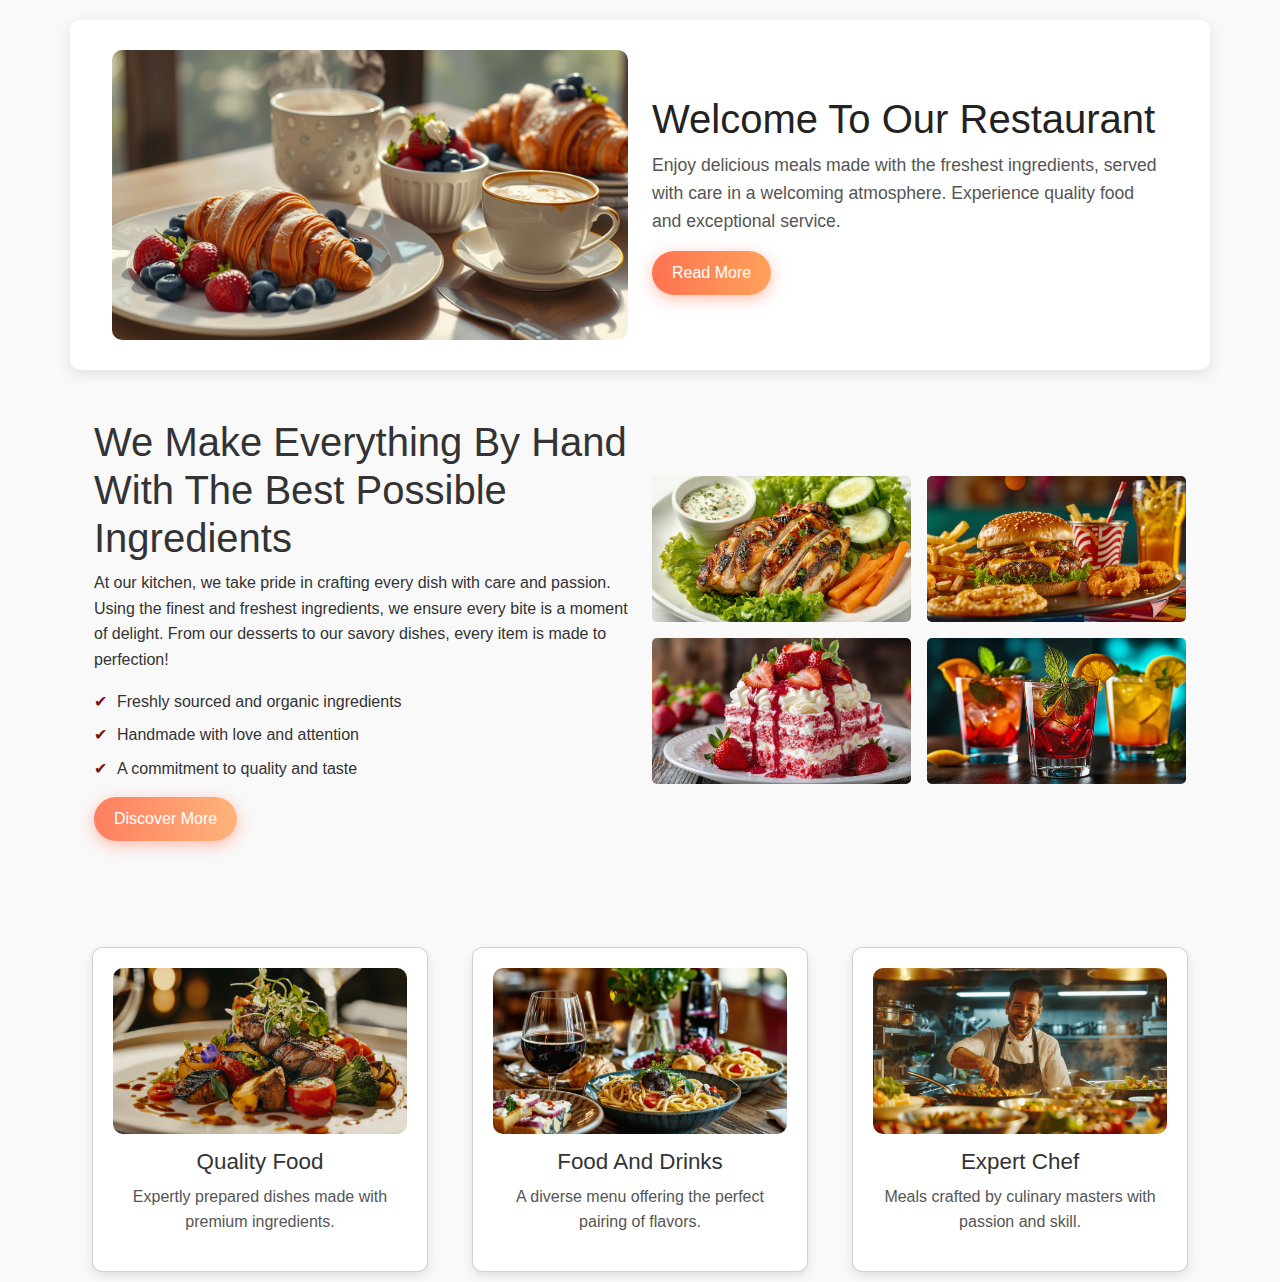
<file: About us/About.html>
<!DOCTYPE html>
<html lang="en">
<head>
    <meta charset="UTF-8">
    <meta name="viewport" content="width=device-width, initial-scale=1.0">
    <title>Responsive Restaurant Section</title>

    <!-- Bootstrap CSS -->
    <link href="https://cdn.jsdelivr.net/npm/bootstrap@5.3.0-alpha1/dist/css/bootstrap.min.css" rel="stylesheet">
     <link rel="stylesheet" href="style.css">
    
</head>
<body>

    <div class="container">

        <!-- Welcome Section -->
        <div class="row welcome-section d-flex align-items-center">
            <div class="col-md-6">
                <img src="images/image (1).png" alt="Breakfast Image">
            </div>
            <div class="col-md-6">
                <div class="welcome-text">
                    <h1>Welcome To Our Restaurant</h1>
                    <p>Enjoy delicious meals made with the freshest ingredients, served with care in a welcoming atmosphere. Experience quality food and exceptional service.</p>
                    <a href="#" class="btn btn-custom">Read More</a>
                </div>
            </div>
        </div>

        <!-- Text and Images Section -->
        <div class="container py-5">
            <div class="row align-items-center">
                <!-- Text Section -->
                <div class="col-lg-6 mb-4 mb-lg-0">
                    <h1 class="heading">We Make Everything By Hand With The Best Possible Ingredients</h1>
                    <p>At our kitchen, we take pride in crafting every dish with care and passion. Using the finest and freshest ingredients, we ensure every bite is a moment of delight. From our desserts to our savory dishes, every item is made to perfection!</p>
                    <ul class="list-unstyled">
                        <li class="mb-2 check-icon">Freshly sourced and organic ingredients</li>
                        <li class="mb-2 check-icon">Handmade with love and attention</li>
                        <li class="mb-2 check-icon">A commitment to quality and taste</li>
                    </ul>
                    <a href="#" class="btn btn-neon">Discover More</a>
                </div>
                <!-- Images Section -->
                <div class="col-lg-6">
                    <div class="row g-3 images">
                        <div class="col-6">
                            <img src="images/tika (2).png" alt="Grilled Tikka Plate">
                        </div>
                        <div class="col-6">
                            <img src="images/daniyal (2).png" alt="Freshly baked bread">
                        </div>
                        <div class="col-6">
                            <img src="images/daniyal (3).png" alt="A vibrant fruit salad">
                        </div>
                        <div class="col-6">
                            <img src="images/image (7).png" alt="A chef preparing food">
                        </div>
                    </div>
                </div>
            </div>
        </div>

        <!-- Cards Section -->
        <div class="row mt-5">
            <div class="col-md-4">
                <div class="card">
                    <img src="images/image (2).png" alt="Quality Food">
                    <h3>Quality Food</h3>
                    <p>Expertly prepared dishes made with premium ingredients.</p>
                </div>
            </div>
            <div class="col-md-4">
                <div class="card">
                    <img src="images/image (4).png" alt="Food and Drinks">
                    <h3>Food And Drinks</h3>
                    <p>A diverse menu offering the perfect pairing of flavors.</p>
                </div>
            </div>
            <div class="col-md-4">
                <div class="card">
                    <img src="images/image (5).png" alt="Expert Chef">
                    <h3>Expert Chef</h3>
                    <p>Meals crafted by culinary masters with passion and skill.</p>
                </div>
            </div>
        </div>

    </div>

    <!-- Bootstrap JS -->
    <script src="https://cdn.jsdelivr.net/npm/bootstrap@5.3.0-alpha1/dist/js/bootstrap.bundle.min.js"></script>

</body>
</html>
</file>
<file: style.css>
/* Global Styles */
body {
  background-color: #caa40a35; /* Default white background for the body */
  font-family: Arial, sans-serif;
  margin: 0;
  padding: 0;
}

h2, h3, h4 {
  text-align: center;
}

a {
  text-decoration: underline;
  color: rgb(192, 31, 31);
}

.container {
  width: 100%;
  margin: 0 auto;
}

/* Navbar Styles */
#navbar {
  position: fixed;
  width: 100%;
  top: 0;
  left: 0;
  z-index: 100;
  background-color: rgb(3, 3, 3); /* Black background on the navbar */
  padding: 10px 0;
  transition: top 0.3s ease-in-out;
}

.navbar-nav {
  display: flex;
  justify-content: center;
  gap: 30px; /* Adds space between the nav links */
  margin-left: auto;
  margin-right: auto;
}

.navbar-nav a {
  color: white;
  font-size: 18px;
  text-transform: uppercase;
  font-weight: bold;
  position: relative;
  padding: 8px 20px; /* Adds some padding for better clickability */
}

.navbar-nav a::after {
  content: '';
  position: absolute;
  bottom: -5px;
  left: 0;
  width: 0;
  height: 2px;
  background-color: #ff6f00;
  transition: width 0.3s ease;
}

.navbar:hover {
  background-color: #010101;
}

.navbar-nav a:hover {
  color: #eeebe9; /* Neon orange color */
  transform: scale(1.1); /* Slight zoom effect */
  text-shadow: 0 0 5px #c26815, 0 0 10px #c6701b, 0 0 20px #e9e9e9, 0 0 30px #e3601e, 0 0 40px #dedddc, 0 0 50px #d06813, 0 0 75px #ea7012; /* Neon glow effect */
}

.navbar-nav a:hover::after {
  width: 100%; /* Expand underline on hover */
}

/* Navbar Links on Scroll */
#navbar.scrolled {
  background-color: #30353a; /* Change navbar to black on scroll */
}

/* Carousel Styles */
.carousel {
  position: relative;
  max-height: 100vh; /* Ensures the carousel takes the full height of the viewport */
  overflow: hidden;
}

.carousel-inner {
  height: 100%; /* Ensures the inner container takes full height */
}

.carousel-item {
  width: 100%;
  height: 100vh; /* Ensures each item takes full viewport height */
  transition: opacity 1s ease-in-out;
}

.carousel-item img {
  width: 100%; /* Makes the image responsive */
  height: 100%; /* Ensures image fills the container */
  object-fit: cover; /* Ensures the image covers the container without distortion */
}

.carousel-caption {
  position: absolute;
  bottom: 20px;
  left: 50%;
  transform: translateX(-50%);
  color: #ffffff;
  text-shadow: 0 0 10px rgba(203, 195, 195, 0.942);
}

/* Review Section Styles */
#reviews {
  background-color: #f8f9fa;
  padding: 50px 0;
}

.reviews-container {
  display: flex;
  justify-content: space-evenly;
  gap: 20px;
  flex-wrap: wrap;
  padding: 20px;
}

.review {
  background-color: black;
  color: white;
  padding: 20px;
  border-radius: 10px;
  box-shadow: 0 4px 8px rgba(0, 0, 0, 0.5);
  transition: transform 0.3s ease, box-shadow 0.3s ease;
}

.review:hover {
  transform: translateY(-15px); /* Slight lift effect */
  box-shadow: 0 8px 16px rgba(0, 0, 0, 0.8);
}

.review h3 {
  margin: 0;
  font-size: 20px;
  font-weight: bold;
}

#reviews-container {
  position: relative;
  width: 100%;
  height: 300px; /* Adjust the height based on your preference */
  overflow: hidden;
}

.reviews {
  display: flex;
  flex-wrap: nowrap;
  transition: transform 3s ease-in-out;
  padding: 20px;
  background-color: #010101;
  border: 2px solid #ddd;
  margin: 0 10px;
  border-radius: 8px;
  box-shadow: 0 4px 8px rgba(4, 4, 4, 0.1);
}

.stars {
  color: #ffcc00;
  font-size: 1.5em;
}

/* Footer Styles */
footer {
  background-color: #010101; /* Dark background color */
  color: white;
  padding: 40px 20px;
  display: flex;
  flex-wrap: wrap;
  justify-content: space-between;
  text-align: left;
}

footer .footer-section {
  flex: 1 1 20%;
  margin: 10px;
  min-width: 200px;
}

footer h4 {
  text-align: center;
  margin-bottom: 15px;
  font-size: 25px;
  color: #ff6f00;
}

footer p, footer ul {
  font-size: 14px;
  text-align: center;
}

footer ul {
  padding-left: 20px;
}

footer ul li {
  list-style-type: none;
}

footer ul li a {
  color: white;
  text-decoration: none;
  font-size: 14px;
  display: block;
  margin: 5px 0;
  text-align: center;
}

footer ul li a:hover {
  color: #ff6f00; /* Accent color on hover */
  text-decoration: underline;
}

footer .social-media {
  display: flex;
  gap: 20px;
  flex-direction: column;
}

footer .social-media a {
  color: white;
  text-decoration: none;
  font-size: 16px;
  text-align: center;
}

footer .social-media a:hover {
  color: #ff6f00; /* Accent color on hover */
}

/* Copyright Line */
footer .footer-copyright {
  width: 100%;
  text-align: center;
  padding-top: 20px;
  font-size: 12px;
  color: #ccc;
}

footer .footer-copyright p {
  margin: 0;
}

/* Responsive Styles */
@media (max-width: 768px) {
  .navbar-nav {
    padding: 5px;
    flex-direction: column;
    align-items: center;
    background-color: rgba(0, 0, 0, 0.837);
  }

  .carousel-item img {
    height: 300px;
  }

  .reviews-container {
    flex-direction: column;
    align-items: center;
  }

  .review {
    width: 80%;
    margin-bottom: 20px;
  }
}

@media (max-width: 480px) {
  .navbar-nav a {
    font-size: 16px;
    background-color: #30353a;
  }

  .review {
    width: 90%;
  }

  footer h4 {
    font-size: 18px;
    margin-bottom: 15px;
  }

  footer p, footer ul li a {
    font-size: 12px;
  }

  footer .social-media a {
    font-size: 14px;
  }
}

/* Reviews Layout Based on Screen Size */
@media (min-width: 768px) {
  .review {
    width: 33.33%; /* Three reviews at a time */
  }
}

@media (max-width: 768px) {
  .review {
    width: 100%; /* One review at a time */
  }
}
</file>
<file: vinegar food home/style.css>
/* Global Styles */
body {
  background-color: #caa40a35; /* Default white background for the body */
  font-family: Arial, sans-serif;
  margin: 0;
  padding: 0;
}

h2, h3, h4 {
  text-align: center;
}

a {
  text-decoration: underline;
  color: rgb(192, 31, 31);
}

.container {
  width: 100%;
  margin: 0 auto;
}

/* Navbar Styles */
#navbar {
  position: fixed;
  width: 100%;
  top: 0;
  left: 0;
  z-index: 100;
  background-color: rgb(3, 3, 3); /* Black background on the navbar */
  padding: 10px 0;
  transition: top 0.3s ease-in-out;
}

.navbar-nav {
  display: flex;
  justify-content: center;
  gap: 30px; /* Adds space between the nav links */
  margin-left: auto;
  margin-right: auto;
}

.navbar-nav a {
  color: white;
  font-size: 18px;
  text-transform: uppercase;
  font-weight: bold;
  position: relative;
  padding: 8px 20px; /* Adds some padding for better clickability */
}

.navbar-nav a::after {
  content: '';
  position: absolute;
  bottom: -5px;
  left: 0;
  width: 0;
  height: 2px;
  background-color: #ff6f00;
  transition: width 0.3s ease;
}

.navbar:hover {
  background-color: #010101;
}

.navbar-nav a:hover {
  color: #eeebe9; /* Neon orange color */
  transform: scale(1.1); /* Slight zoom effect */
  text-shadow: 0 0 5px #c26815, 0 0 10px #c6701b, 0 0 20px #e9e9e9, 0 0 30px #e3601e, 0 0 40px #dedddc, 0 0 50px #d06813, 0 0 75px #ea7012; /* Neon glow effect */
}

.navbar-nav a:hover::after {
  width: 100%; /* Expand underline on hover */
}

/* Navbar Links on Scroll */
#navbar.scrolled {
  background-color: #30353a; /* Change navbar to black on scroll */
}

/* Carousel Styles */
.carousel {
  position: relative;
  max-height: 100vh; /* Ensures the carousel takes the full height of the viewport */
  overflow: hidden;
}

.carousel-inner {
  height: 100%; /* Ensures the inner container takes full height */
}

.carousel-item {
  width: 100%;
  height: 100vh; /* Ensures each item takes full viewport height */
  transition: opacity 1s ease-in-out;
}

.carousel-item img {
  width: 100%; /* Makes the image responsive */
  height: 100%; /* Ensures image fills the container */
  object-fit: cover; /* Ensures the image covers the container without distortion */
}

.carousel-caption {
  position: absolute;
  bottom: 20px;
  left: 50%;
  transform: translateX(-50%);
  color: #ffffff;
  text-shadow: 0 0 10px rgba(203, 195, 195, 0.942);
}

/* Review Section Styles */
#reviews {
  background-color: #f8f9fa;
  padding: 50px 0;
}

.reviews-container {
  display: flex;
  justify-content: space-evenly;
  gap: 20px;
  flex-wrap: wrap;
  padding: 20px;
}

.review {
  background-color: black;
  color: white;
  padding: 20px;
  border-radius: 10px;
  box-shadow: 0 4px 8px rgba(0, 0, 0, 0.5);
  transition: transform 0.3s ease, box-shadow 0.3s ease;
}

.review:hover {
  transform: translateY(-15px); /* Slight lift effect */
  box-shadow: 0 8px 16px rgba(0, 0, 0, 0.8);
}

.review h3 {
  margin: 0;
  font-size: 20px;
  font-weight: bold;
}

#reviews-container {
  position: relative;
  width: 100%;
  height: 300px; /* Adjust the height based on your preference */
  overflow: hidden;
}

.reviews {
  display: flex;
  flex-wrap: nowrap;
  transition: transform 3s ease-in-out;
  padding: 20px;
  background-color: #010101;
  border: 2px solid #ddd;
  margin: 0 10px;
  border-radius: 8px;
  box-shadow: 0 4px 8px rgba(4, 4, 4, 0.1);
}

.stars {
  color: #ffcc00;
  font-size: 1.5em;
}

/* Footer Styles */
footer {
  background-color: #010101; /* Dark background color */
  color: white;
  padding: 40px 20px;
  display: flex;
  flex-wrap: wrap;
  justify-content: space-between;
  text-align: left;
}

footer .footer-section {
  flex: 1 1 20%;
  margin: 10px;
  min-width: 200px;
}

footer h4 {
  text-align: center;
  margin-bottom: 15px;
  font-size: 25px;
  color: #ff6f00;
}

footer p, footer ul {
  font-size: 14px;
  text-align: center;
}

footer ul {
  padding-left: 20px;
}

footer ul li {
  list-style-type: none;
}

footer ul li a {
  color: white;
  text-decoration: none;
  font-size: 14px;
  display: block;
  margin: 5px 0;
  text-align: center;
}

footer ul li a:hover {
  color: #ff6f00; /* Accent color on hover */
  text-decoration: underline;
}

footer .social-media {
  display: flex;
  gap: 20px;
  flex-direction: column;
}

footer .social-media a {
  color: white;
  text-decoration: none;
  font-size: 16px;
  text-align: center;
}

footer .social-media a:hover {
  color: #ff6f00; /* Accent color on hover */
}

/* Copyright Line */
footer .footer-copyright {
  width: 100%;
  text-align: center;
  padding-top: 20px;
  font-size: 12px;
  color: #ccc;
}

footer .footer-copyright p {
  margin: 0;
}

/* Responsive Styles */
@media (max-width: 768px) {
  .navbar-nav {
    padding: 5px;
    flex-direction: column;
    align-items: center;
    background-color: rgba(0, 0, 0, 0.837);
  }

  .carousel-item img {
    height: 300px;
  }

  .reviews-container {
    flex-direction: column;
    align-items: center;
  }

  .review {
    width: 80%;
    margin-bottom: 20px;
  }
}

@media (max-width: 480px) {
  .navbar-nav a {
    font-size: 16px;
    background-color: #30353a;
  }

  .review {
    width: 90%;
  }

  footer h4 {
    font-size: 18px;
    margin-bottom: 15px;
  }

  footer p, footer ul li a {
    font-size: 12px;
  }

  footer .social-media a {
    font-size: 14px;
  }
}

/* Reviews Layout Based on Screen Size */
@media (min-width: 768px) {
  .review {
    width: 33.33%; /* Three reviews at a time */
  }
}

@media (max-width: 768px) {
  .review {
    width: 100%; /* One review at a time */
  }
}
</file>
<file: aboutstyle.css>
*    /* Global Styles */
        body {
            font-family: 'Arial', sans-serif;
            background-color: #f9f9f9;
            color: #333;
            font-size: 16px; /* Base font size for scalability */
            line-height: 1.6;
        }

        /* Welcome Section */
        .welcome-section {
            background-color: #fff;
            border-radius: 10px;
            box-shadow: 0 4px 15px rgba(0, 0, 0, 0.1);
            padding: 30px;
            margin-top: 60px;
            overflow: hidden;
        }

        .welcome-section img {
            width: 100%;
            border-radius: 10px;
            object-fit: cover;
        }

        /* Welcome Text */
        .welcome-text h1 {
            font-size: 2.5rem;
            color: #222;
        }

        .welcome-text p {
            font-size: 1.1rem;
            color: #555;
        }

        /* Button Styles */
        .btn-custom {
            
            color: #fff;
            background: linear-gradient(90deg, #fd7351, #ffa25a);
            border: none;
            border-radius: 30px;
            padding: 10px 20px;
            font-size: 1rem;
            box-shadow: 0 4px 15px rgba(255, 126, 95, 0.5);
            transition: transform 0.2s ease, box-shadow 0.2s ease;
        }

        .btn-custom:hover {
            
            transform: translateY(-3px);
            box-shadow: 0 6px 20px rgba(255, 126, 95, 0.7);
        }

        /* Cards Section */
        .card {
            border-radius: 10px;
            box-shadow: 0 4px 10px rgba(0, 0, 0, 0.1);
            transition: transform 0.3s, box-shadow 0.3s;
            background-color: #fff;
            text-align: center;
            padding: 20px;
            margin: 10px;
        }

        .card:hover {
            transform: translateY(-10px);
            box-shadow: 0 6px 20px rgba(0, 0, 0, 0.2);
        }

        .card img {
            width: 100%; /* Adjust image to container size */
            height: auto; /* Maintain aspect ratio */
            border-radius: 10px;
            margin-bottom: 15px;
        }

        .card h3 {
            font-size: 1.4rem;
            color: #333;
        }

        .card p {
            font-size: 1rem;
            color: #555;
        }

        /* Neon Button */
        .btn-neon {
            color: #fff;
            background: linear-gradient(90deg, #ff7e5f, #feb47b);
            border: none;
            border-radius: 30px;
            padding: 10px 20px;
            font-size: 1rem;
            box-shadow: 0 4px 15px rgba(255, 126, 95, 0.5);
            transition: transform 0.2s ease, box-shadow 0.2s ease;
        }

        .btn-neon:hover {
            transform: translateY(-3px);
            box-shadow: 0 6px 20px rgba(255, 126, 95, 0.7);
        }

        /* Images Section */
        .images img {
            border-radius: 5px;
            object-fit: cover;
            width: 100%;
        }

        /* List Style */
        .check-icon::before {
            content: '✔';
            color: #7d0f16;
            margin-right: 10px;
        }

        /* Responsive Adjustments */
        @media (max-width: 768px) {
            .card {
                margin-bottom: 20px;
            }
        }

        @media (max-width: 576px) {
            .card img {
                width: 100%;
                height: auto;
            }
        }
</file>
<file: About us/style.css>
*    /* Global Styles */
        body {
            font-family: 'Arial', sans-serif;
            background-color: #f9f9f9;
            color: #333;
            font-size: 16px; /* Base font size for scalability */
            line-height: 1.6;
        }

        /* Welcome Section */
        .welcome-section {
            background-color: #fff;
            border-radius: 10px;
            box-shadow: 0 4px 15px rgba(0, 0, 0, 0.1);
            padding: 30px;
            margin-top: 20px;
            overflow: hidden;
        }

        .welcome-section img {
            width: 100%;
            border-radius: 10px;
            object-fit: cover;
        }

        /* Welcome Text */
        .welcome-text h1 {
            font-size: 2.5rem;
            color: #222;
        }

        .welcome-text p {
            font-size: 1.1rem;
            color: #555;
        }

        /* Button Styles */
        .btn-custom {
            
            color: #fff;
            background: linear-gradient(90deg, #fd7351, #ffa25a);
            border: none;
            border-radius: 30px;
            padding: 10px 20px;
            font-size: 1rem;
            box-shadow: 0 4px 15px rgba(255, 126, 95, 0.5);
            transition: transform 0.2s ease, box-shadow 0.2s ease;
        }

        .btn-custom:hover {
            
            transform: translateY(-3px);
            box-shadow: 0 6px 20px rgba(255, 126, 95, 0.7);
        }

        /* Cards Section */
        .card {
            border-radius: 10px;
            box-shadow: 0 4px 10px rgba(0, 0, 0, 0.1);
            transition: transform 0.3s, box-shadow 0.3s;
            background-color: #fff;
            text-align: center;
            padding: 20px;
            margin: 10px;
        }

        .card:hover {
            transform: translateY(-10px);
            box-shadow: 0 6px 20px rgba(0, 0, 0, 0.2);
        }

        .card img {
            width: 100%; /* Adjust image to container size */
            height: auto; /* Maintain aspect ratio */
            border-radius: 10px;
            margin-bottom: 15px;
        }

        .card h3 {
            font-size: 1.4rem;
            color: #333;
        }

        .card p {
            font-size: 1rem;
            color: #555;
        }

        /* Neon Button */
        .btn-neon {
            color: #fff;
            background: linear-gradient(90deg, #ff7e5f, #feb47b);
            border: none;
            border-radius: 30px;
            padding: 10px 20px;
            font-size: 1rem;
            box-shadow: 0 4px 15px rgba(255, 126, 95, 0.5);
            transition: transform 0.2s ease, box-shadow 0.2s ease;
        }

        .btn-neon:hover {
            transform: translateY(-3px);
            box-shadow: 0 6px 20px rgba(255, 126, 95, 0.7);
        }

        /* Images Section */
        .images img {
            border-radius: 5px;
            object-fit: cover;
            width: 100%;
        }

        /* List Style */
        .check-icon::before {
            content: '✔';
            color: #7d0f16;
            margin-right: 10px;
        }

        /* Responsive Adjustments */
        @media (max-width: 768px) {
            .card {
                margin-bottom: 20px;
            }
        }

        @media (max-width: 576px) {
            .card img {
                width: 100%;
                height: auto;
            }
        }
</file>
<file: menustyle.css>
/* General Reset */
* {
    margin: 0;
    padding: 0;
    box-sizing: border-box;
}

body {
    font-family: 'Roboto', sans-serif;
    background-color: #f4f4f4;
    color: #333;
}

/* Header */
header {
    display: flex;
    justify-content: space-between;
    align-items: center;
    background-color: #222;
    color: white;
    padding: 20px 50px;
    position: fixed;
    top: 0;
    left: 0;
    right: 0;
    z-index: 1000;
    box-shadow: 0 4px 12px rgba(0, 0, 0, 0.1);
}

/* Navigation */
nav ul {
    display: flex;
    list-style: none;
    justify-content: center;
    flex-grow: 1;
}

nav ul li {
    margin-left: 40px;
}

nav ul li a {
    color: white;
    font-size: 18px;
    font-weight: 550;
    text-transform: uppercase;
    text-decoration: none;
    letter-spacing: 1px;
    padding-right: 80px;
}
nav ul li a:hover{
    color: #eeebe9; /* Neon orange color */
    transform: scale(1.1); /* Slight zoom effect */
    text-shadow: 0 0 5px #c26815, 0 0 10px #c6701b, 0 0 20px #e9e9e9, 0 0 30px #e3601e, 0 0 40px #dedddc, 0 0 50px #d06813, 0 0 75px #ea7012; /* Neon glow effect */
}

nav ul li a::after {
    color: #ffb300;
    border-bottom: 2px solid #ffb300;
    transition: all 0.3s ease;
    content: '';
    bottom: -5px;
    left: 0;
    width: 0;
    height: 2px;
    background-color: #ff6f00;
    transition: width 0.3s ease;
}

.cart a {
    color: white;
    font-size: 18px;
    font-weight: 500;
    text-decoration: none;
}
#cart-modal {
    max-height: 100vh; /* Limit the height of the cart modal to 80% of the viewport height */
    overflow-y: auto; /* Enable vertical scrolling if content overflows */
    padding: 10px;
}

#cart-items-list {
    list-style: none;
    margin: 0;
    padding: 0;
}

#cart-modal img {
    max-width: 50px; /* Adjust image size */
    height: auto;
}
#cart-items-list img {
    width: 100%;
    max-width: 50px;
    height: auto;
}


.cart a:hover {
    color: #ffb300;
    color: #eeebe9; /* Neon orange color */
    transform: scale(1.1); /* Slight zoom effect */
    text-shadow: 0 0 5px #c26815, 0 0 10px #c6701b, 0 0 20px #e9e9e9, 0 0 30px #e3601e, 0 0 40px #dedddc, 0 0 50px #d06813, 0 0 75px #ea7012; /* Neon glow effect */
}

/* Menu Section */
.menu-section {
    padding: 120px 20px 20px;
    text-align: center;
}

.menu-section h2 {
    font-family: 'Playfair Display', serif;
    font-size: 36px;
    font-weight: 700;
    color: #222;
    margin-bottom: 30px;
    margin-top: 90px;
    text-transform: uppercase;
    letter-spacing: 1px;
}

.menu-items {
    display: inline-grid;
    justify-content: center;
    gap: 30px;
    flex-wrap: wrap;
    margin-top: 20px;
}

.menu-item {
    width: 280px;
    background-color: white;
    border-radius: 15px;
    box-shadow: 0 4px 10px rgba(0, 0, 0, 0.1);
    text-align: center;
    padding: 20px;
    transition: transform 0.3s ease-in-out;
}

.menu-item:hover {
    transform: translateY(-10px);
}

.menu-item img {
    width: 100%;
    height: 200px;
    object-fit: cover;
    border-radius: 8px;
    margin-bottom: 20px;
}

.menu-item h3 {
    font-size: 22px;
    font-weight: 600;
    color: #222;
    margin: 10px 0;
}

.menu-item p {
    font-size: 16px;
    color: #777;
    margin: 10px 0;
}

.menu-item button {
    background-color: #ffb300;
    color: white;
    border: none;
    padding: 12px 20px;
    font-size: 16px;
    border-radius: 5px;
    cursor: pointer;
    transition: all 0.3s ease;
}

.menu-item button:hover {
    background-color: #e68900;
}

/* Cart Modal */
.cart-modal {
    display: none;
    position: fixed;
    top: 0;
    left: 0;
    right: 0;
    bottom: 0;
    background-color: rgba(0, 0, 0, 0.6);
    justify-content: center;
    align-items: center;
}

.cart-modal-content {
    background-color: white;
    margin-top: 410px;
    padding: 40px;
    width: 400px;
    border-radius: 15px;
    text-align: center;
    box-shadow: 0 6px 20px rgba(0, 0, 0, 0.2);
    position: relative;
}

/* Close Button */
.close {
    position: absolute;
    top: 20px;
    right: 20px;
    font-size: 28px;
    font-weight: bold;
    color: #222;
    cursor: pointer;
    transition: color 0.3s ease;
}

.close:hover {
    color: #ffb300;
}

.cart-modal-content h2 {
    font-size: 24px;
    font-weight: 700;
    color: #222;
    margin-bottom: 30px;
}

#cart-items-list {
    list-style: none;
    margin-bottom: 20px;
    padding: 0;
}

#cart-items-list li {
        display: flex;
        align-items: center;
        justify-content: space-between;
        margin-bottom: 20px;
        flex-direction: row;
        flex-wrap: nowrap;
}

#cart-items-list img {
    width: 50px;
    height: 50px;
    object-fit: cover;
    border-radius: 5px;
}

#cart-total {
    font-size: 22px;
    font-weight: 600;
    color: #222;
    margin-bottom: 20px;
}

input {
    width: 100%;
    padding: 10px;
    margin-top: 10px;
    margin-bottom: 10px;
    font-size: 16px;
    border: 1px solid #ddd;
    border-radius: 5px;
}

button {
    background-color: #ffb300;
    color: white;
    border: none;
    padding: 2px;
    font-size: 16px;
    border-radius: 5px;
    cursor: pointer;
    transition: all 0.3s ease;
}

button:hover {
    background-color: #e68900;
}

/* Buttons Container */
.buttons-container {
    display: flex;
    justify-content: space-between;
    gap: 15px;
    margin-top: auto;
}

/* Close Button */
.close-button {
    background-color: #ffb300;
    color: white;
    font-size: 16px;
    font-weight: 500;
    padding: 10px 20px;
    margin-top: 10px;
    border: none;
    border-radius: 5px;
    cursor: pointer;
    transition: all 0.3s ease;
    text-transform: uppercase;
}

.close-button:hover {
    background-color: #e68900;
    transform: scale(1.05);
}

/* Checkout Button */
#checkout-button {
    background-color: #007bff;
    color: white;
    font-size: 16px;
    margin-top: 10px;
    font-weight: 500;
    padding: 10px 20px;
    border: none;
    border-radius: 5px;
    cursor: pointer;
    transition: all 0.3s ease;
    text-transform: uppercase;
}

#checkout-button:hover {
    background-color: #0056b3;
    transform: scale(1.05);
}

/* Responsive Design */
@media (max-width: 768px) {
    header {
        flex-direction: row;
        align-items: center;
        padding: 20px;
    }

    nav ul {
        flex-direction: column;
        align-items: center;
        gap: 10px;
    }

    .menu-items {
        flex-direction: column;
        align-items: center;
    }

    .menu-item {
        width: 90%;
        margin: 10px 0;
    }
}
@media (max-width: 600px) {
    #cart-modal {
        width: 90%;  /* Adjust the modal width for smaller screens */
    }
}


@media screen and (max-width: 768px) {
    nav ul {
        display: none;
        width: 100%;
        flex-direction: column;
        background-color: #333;
        position: absolute;
        top: 60px;
        left: 0;
        padding: 20px;
    }

    nav ul li {
        margin: 10px 0;
    }

    nav ul.active {
        display: flex;
        margin-top: 30px;
    }

    .hamburger-menu {
        display: flex;
    }

    .cart a {
        font-size: 16px;
    }
}

@media (max-width: 480px) {
    .cart-modal-content {
        width: 90%;
        min-height: 350px;
    }

    #cart-total {
        font-size: 18px;
    }
}
</file>
